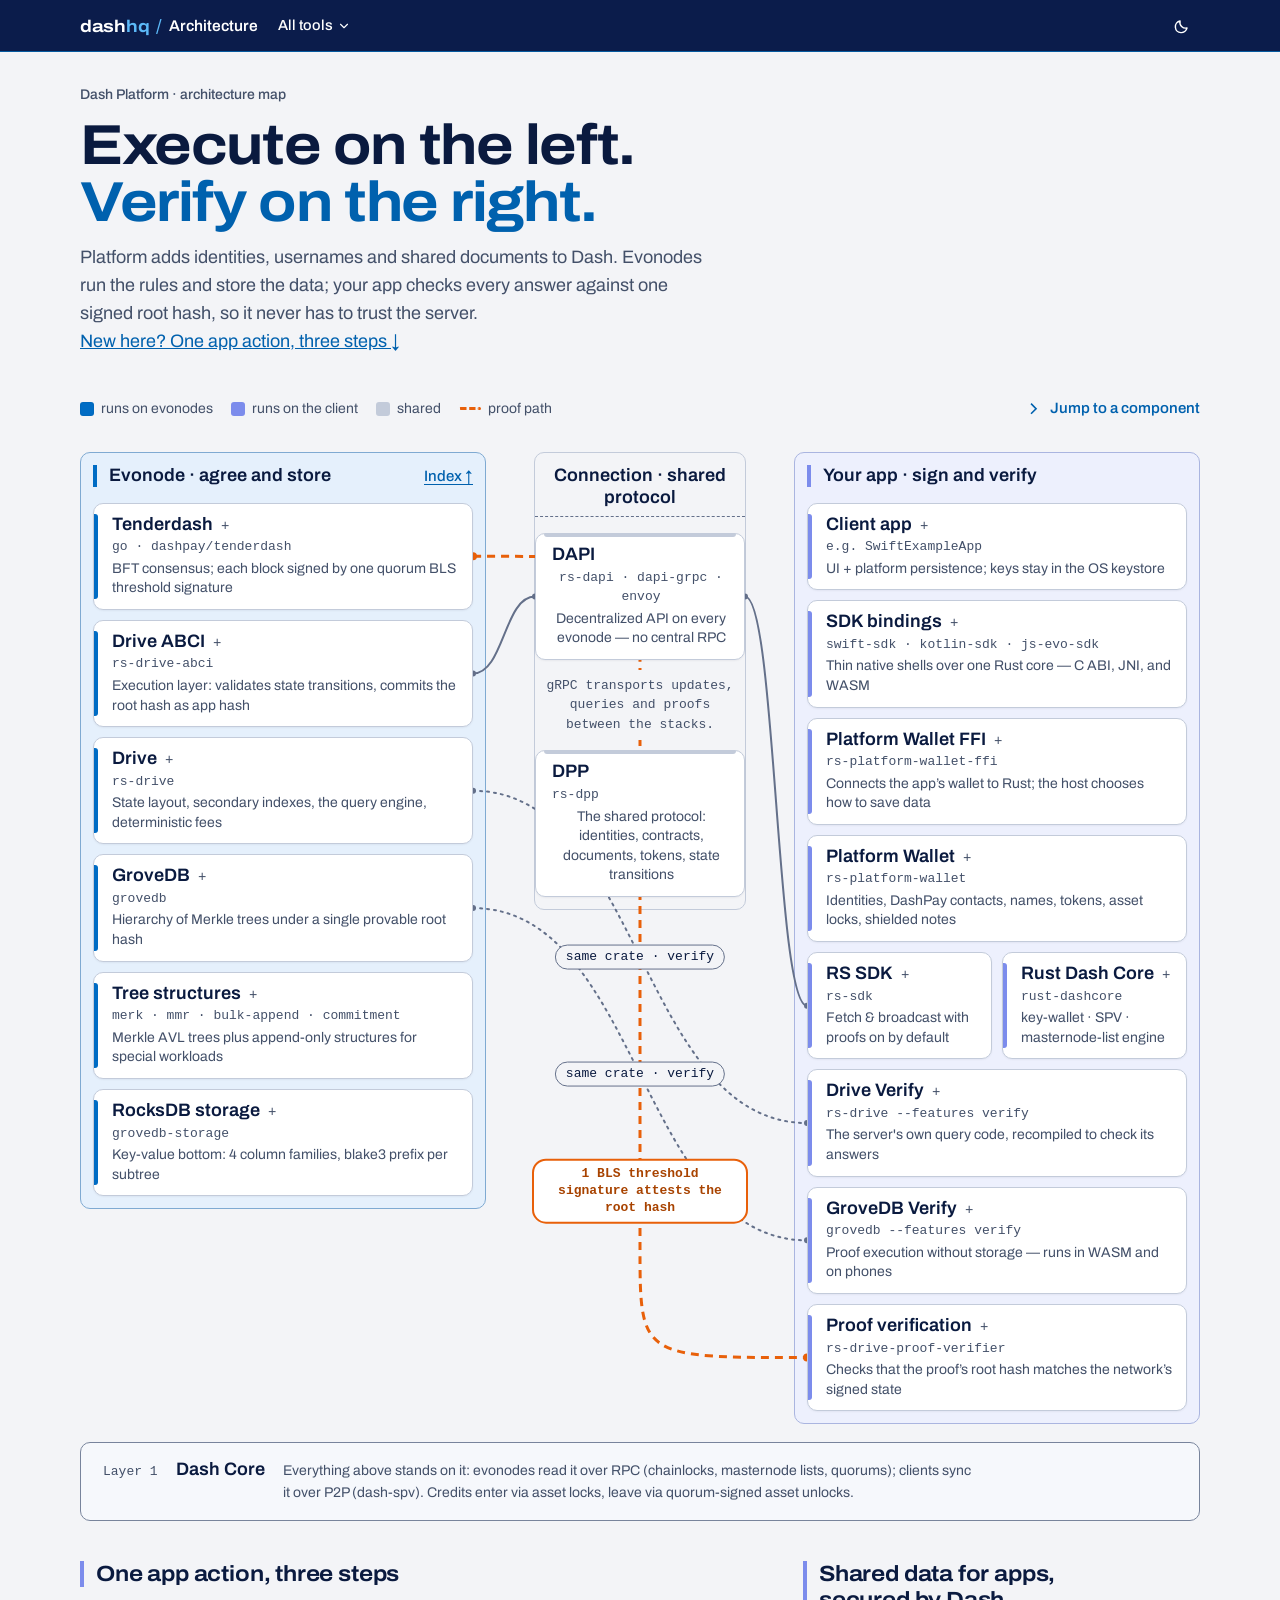
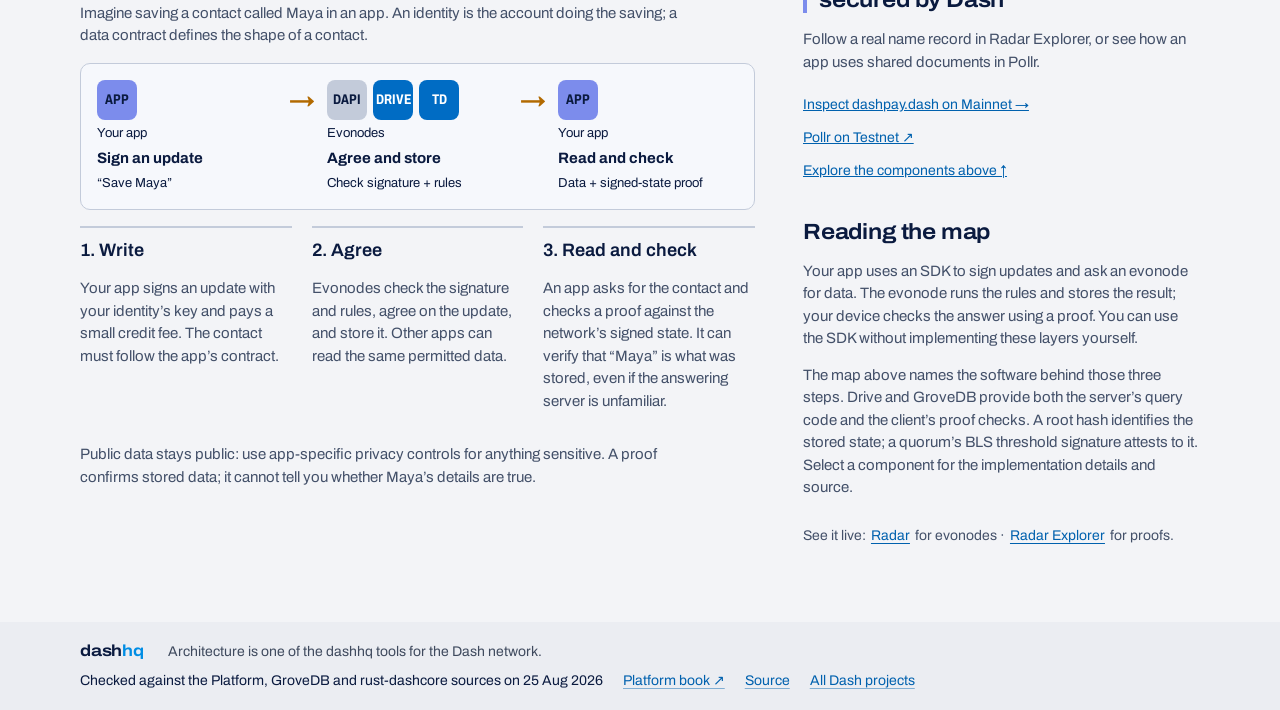
<file: index.html>
<!doctype html>
<html lang="en">
<head>
<meta charset="utf-8">
<meta http-equiv="Content-Security-Policy" content="default-src 'self'; script-src 'self'; style-src 'self'; font-src 'self'; img-src 'self' data:; connect-src 'self'; base-uri 'none'; form-action 'self'; object-src 'none'">
<meta name="viewport" content="width=device-width, initial-scale=1">
<script src="/dashhq/dashhq-shell.js" integrity="sha256-QFdznKahHQIClxhQV8RpLu5ET0gjf7dJXyE/Le++QN0=" crossorigin="anonymous"></script>
<link rel="preload" href="/dashhq/fonts/archivo-latin-var.woff2" as="font" type="font/woff2" crossorigin>
<link rel="stylesheet" href="/dashhq/dashhq-tokens.css" integrity="sha256-3boujYkm7/N9rbK65oP30dLonHmUmTRc42hsgQRLIsQ=" crossorigin="anonymous">
<link rel="stylesheet" href="/dashhq/dashhq-shell.css" integrity="sha256-RXHjqW9ryPDLH5F8qAst99zi+8kgVgInFM/E2uonfl8=" crossorigin="anonymous">
<link rel="stylesheet" href="/dashhq/dashhq-components.css" integrity="sha256-3WJUq+DDoV8OTfg58UEBoG90snAPPwRnfUCjiyu3WWc=" crossorigin="anonymous">
<link rel="icon" href="/favicon.svg" type="image/svg+xml">
<link rel="stylesheet" href="/architecture.css">
<script src="/architecture.js" defer></script>
<title>How Platform works · Architecture · dashhq</title>
<meta name="description" content="Execute on evonodes, verify on the client: explore Dash Platform’s components, shared data and signed-state proofs.">

</head>
<body>

<a class="skip" href="#board">Skip to the component map</a>
<dashhq-bar product="arch" sticky></dashhq-bar>
<div class="masthead arch-hero dh-container dh-page">
  <header class="dh-page-header dh-page-header--home">
  <div class="dh-page-header__kicker">Dash Platform · architecture map</div>
  <h1 class="dh-page-header__title"><span class="execute">Execute <span class="wide">on the left</span><span class="narrow">on evonodes</span>.</span> <span class="verify">Verify <span class="wide">on the right</span><span class="narrow">in your app</span>.</span></h1>
  <p class="dh-page-header__lede">Platform adds identities, usernames and shared documents to Dash. Evonodes run the rules and store the data; your app checks every answer against one signed root hash, so it never has to trust the server. <a href="#walkthrough">New here? One app action, three steps ↓</a></p>
  </header>
  <div class="legend-row">
  <div class="legend">
    <span class="key"><span class="swatch server"></span> runs on evonodes</span>
    <span class="key"><span class="swatch client"></span> runs on the client</span>
    <span class="key"><span class="swatch shared"></span> shared</span>
    <span class="key"><span class="swatch proof"></span> proof path</span>
  </div>
  <nav class="component-nav" aria-label="Component index">
    <p class="dh-meta component-groups"><span><a href="#execute-stack">Server</a></span><span><a href="#shared-stack">Shared protocol</a></span><span><a href="#verify-stack">Client</a></span></p>
    <details class="dh-disclosure" id="component-index">
      <summary><span>Jump to a component</span></summary>
      <div class="component-index__groups">
        <div><h3 class="dh-h3">Server</h3><ul>
          <li><a href="#tenderdash">Tenderdash</a></li>
          <li><a href="#drive-abci">Drive ABCI</a></li>
          <li><a href="#drive">Drive</a></li>
          <li><a href="#grovedb">GroveDB</a></li>
          <li><a href="#trees">Tree structures</a></li>
          <li><a href="#rocksdb">RocksDB storage</a></li>
        </ul></div>
        <div><h3 class="dh-h3">Shared protocol</h3><ul>
          <li><a href="#dapi">DAPI</a></li>
          <li><a href="#dpp">DPP</a></li>
        </ul><h3 class="dh-h3">Layer 1</h3><ul>
          <li><a href="#dash-core">Dash Core</a></li>
        </ul></div>
        <div><h3 class="dh-h3">Client</h3><ul>
          <li><a href="#client-app">Client app</a></li>
          <li><a href="#bindings">SDK bindings</a></li>
          <li><a href="#wallet-ffi">Platform Wallet FFI</a></li>
          <li><a href="#platform-wallet">Platform Wallet</a></li>
          <li><a href="#rs-sdk">RS SDK</a></li>
          <li><a href="#rust-dashcore">Rust Dash Core</a></li>
          <li><a href="#drive-verify">Drive Verify</a></li>
          <li><a href="#grovedb-verify">GroveDB Verify</a></li>
          <li><a href="#proof-check">Proof verification</a></li>
        </ul></div>
      </div>
    </details>
  </nav>
  </div>
</div>

<main class="board-wrap dh-container">
  <nav id="relationships" class="relationship-map" aria-label="How the component stacks connect">
    <a href="#execute-stack"><strong>Evonode</strong><span>Agree and store</span></a><span aria-hidden="true">↔</span>
    <a href="#shared-stack"><strong>DAPI</strong><span>Updates out · data and proofs back</span></a><span aria-hidden="true">↔</span>
    <a href="#verify-stack"><strong>Your app</strong><span>Sign and verify</span></a>
    <p class="stack-path"><strong>Server path:</strong> Tenderdash → Drive ABCI → Drive → GroveDB → storage.<br><strong>Client path:</strong> SDK → DAPI → proof checks → signed state.</p>
    <p>Shared checks: <a href="#drive-verify">Drive ↔ Drive Verify</a> · <a href="#grovedb-verify">GroveDB ↔ GroveDB Verify</a>. The client checks the proof against the signed state.</p>
  </nav>
  <div class="board" id="board">
    <svg id="traces" aria-hidden="true"></svg>

    <section class="col col-server" id="execute-stack" aria-label="Evonode stack">
      <h2 class="col-head dh-h3">Evonode · agree and store <a href="#component-index">Index ↑</a></h2>
      <button class="card dh-card" id="tenderdash" data-id="tenderdash" data-side="server">
        <span class="crate">go · dashpay/tenderdash</span>
        <span class="name dh-h3">Tenderdash</span>
        <span class="role">BFT consensus; each block signed by one quorum BLS threshold signature</span>
      </button>
      <button class="card dh-card" id="drive-abci" data-id="drive-abci" data-side="server">
        <span class="crate">rs-drive-abci</span>
        <span class="name dh-h3">Drive ABCI</span>
        <span class="role">Execution layer: validates state transitions, commits the root hash as app hash</span>
      </button>
      <button class="card dh-card" id="drive" data-id="drive" data-side="server">
        <span class="crate">rs-drive</span>
        <span class="name dh-h3">Drive</span>
        <span class="role">State layout, secondary indexes, the query engine, deterministic fees</span>
      </button>
      <button class="card dh-card" id="grovedb" data-id="grovedb" data-side="server">
        <span class="crate">grovedb</span>
        <span class="name dh-h3">GroveDB</span>
        <span class="role">Hierarchy of Merkle trees under a single provable root hash</span>
      </button>
      <button class="card dh-card" id="trees" data-id="trees" data-side="server">
        <span class="crate">merk · mmr · bulk-append · commitment</span>
        <span class="name dh-h3">Tree structures</span>
        <span class="role">Merkle AVL trees plus append-only structures for special workloads</span>
      </button>
      <button class="card dh-card" id="rocksdb" data-id="rocksdb" data-side="server">
        <span class="crate">grovedb-storage</span>
        <span class="name dh-h3">RocksDB storage</span>
        <span class="role">Key-value bottom: 4 column families, blake3 prefix per subtree</span>
      </button>
    </section>

    <section class="col col-spine" id="shared-stack" aria-label="Shared edge">
      <h2 class="col-head dh-h3">Connection · shared protocol <a href="#component-index">Index ↑</a></h2>
      <button class="card spine dh-card" id="dapi" data-id="dapi" data-side="shared">
        <span class="crate">rs-dapi · dapi-grpc · envoy</span>
        <span class="name dh-h3">DAPI</span>
        <span class="role">Decentralized API on every evonode — no central RPC</span>
      </button>
      <div class="spine-note">gRPC transports updates, queries and proofs between the stacks.</div>
      <button class="card spine dh-card" id="dpp" data-id="dpp" data-side="shared">
        <span class="crate">rs-dpp</span>
        <span class="name dh-h3">DPP</span>
        <span class="role">The shared protocol: identities, contracts, documents, tokens, state transitions</span>
      </button>
    </section>

    <section class="col col-client" id="verify-stack" aria-label="Client stack">
      <h2 class="col-head dh-h3">Your app · sign and verify <a href="#component-index">Index ↑</a></h2>
      <button class="card dh-card" id="client-app" data-id="client-app" data-side="client">
        <span class="crate">e.g. SwiftExampleApp</span>
        <span class="name dh-h3">Client app</span>
        <span class="role">UI + platform persistence; keys stay in the OS keystore</span>
      </button>
      <button class="card dh-card" id="bindings" data-id="bindings" data-side="client">
        <span class="crate">swift-sdk · kotlin-sdk · js-evo-sdk</span>
        <span class="name dh-h3">SDK bindings</span>
        <span class="role">Thin native shells over one Rust core — C ABI, JNI, and WASM</span>
      </button>
      <button class="card dh-card" id="wallet-ffi" data-id="wallet-ffi" data-side="client">
        <span class="crate">rs-platform-wallet-ffi</span>
        <span class="name dh-h3">Platform Wallet FFI</span>
        <span class="role">Connects the app’s wallet to Rust; the host chooses how to save data</span>
      </button>
      <button class="card dh-card" id="platform-wallet" data-id="platform-wallet" data-side="client">
        <span class="crate">rs-platform-wallet</span>
        <span class="name dh-h3">Platform Wallet</span>
        <span class="role">Identities, DashPay contacts, names, tokens, asset locks, shielded notes</span>
      </button>
      <div class="duo">
        <button class="card dh-card" id="rs-sdk" data-id="rs-sdk" data-side="client">
          <span class="crate">rs-sdk</span>
          <span class="name dh-h3">RS SDK</span>
          <span class="role">Fetch &amp; broadcast with proofs on by default</span>
        </button>
        <button class="card dh-card" id="rust-dashcore" data-id="rust-dashcore" data-side="client">
          <span class="crate">rust-dashcore</span>
          <span class="name dh-h3">Rust Dash Core</span>
          <span class="role">key-wallet · SPV · masternode-list engine</span>
        </button>
      </div>
      <button class="card dh-card" id="drive-verify" data-id="drive-verify" data-side="client">
        <span class="crate">rs-drive --features verify</span>
        <span class="name dh-h3">Drive Verify</span>
        <span class="role">The server's own query code, recompiled to check its answers</span>
      </button>
      <button class="card dh-card" id="grovedb-verify" data-id="grovedb-verify" data-side="client">
        <span class="crate">grovedb --features verify</span>
        <span class="name dh-h3">GroveDB Verify</span>
        <span class="role">Proof execution without storage — runs in WASM and on phones</span>
      </button>
      <button class="card dh-card" id="proof-check" data-id="proof-check" data-side="client">
        <span class="crate">rs-drive-proof-verifier</span>
        <span class="name dh-h3">Proof verification</span>
        <span class="role">Checks that the proof’s root hash matches the network’s signed state</span>
      </button>
    </section>

    <button class="basebar" id="dash-core" data-id="dash-core">
      <span class="crate">Layer 1</span>
      <span class="name dh-h3">Dash Core</span>
      <span class="role">Everything above stands on it: evonodes read it over RPC (chainlocks, masternode lists, quorums); clients sync it over P2P (dash-spv). Credits enter via asset locks, leave via quorum-signed asset unlocks.</span>
    </button>
  </div>
  <div class="after-board">
  <section class="walkthrough" id="walkthrough" aria-labelledby="walkthrough-title">
    <h2 class="dh-section__title" id="walkthrough-title">One app action, three steps</h2>
    <p>Imagine saving a contact called Maya in an app. An identity is the account doing the saving; a data contract defines the shape of a contact.</p>
    <figure class="action-map" aria-label="An app signs an update; evonodes agree and store it; the app checks the returned proof">
      <div class="action-map__node"><div class="action-map__tiles" aria-hidden="true"><span class="action-map__tile">APP</span></div><span>Your app</span><strong>Sign an update</strong><small>“Save Maya”</small></div>
      <span class="action-map__arrow" aria-hidden="true">→</span>
      <div class="action-map__node"><div class="action-map__tiles" aria-hidden="true"><span class="action-map__tile action-map__tile--ref">DAPI</span><span class="action-map__tile action-map__tile--net">DRIVE</span><span class="action-map__tile action-map__tile--net">TD</span></div><span>Evonodes</span><strong>Agree and store</strong><small>Check signature + rules</small></div>
      <span class="action-map__arrow" aria-hidden="true">→</span>
      <div class="action-map__node"><div class="action-map__tiles" aria-hidden="true"><span class="action-map__tile">APP</span></div><span>Your app</span><strong>Read and check</strong><small>Data + signed-state proof</small></div>
    </figure>
    <ol>
      <li><h3 class="dh-h3">1. Write</h3><p>Your app signs an update with your identity’s key and pays a small credit fee. The contact must follow the app’s contract.</p></li>
      <li><h3 class="dh-h3">2. Agree</h3><p>Evonodes check the signature and rules, agree on the update, and store it. Other apps can read the same permitted data.</p></li>
      <li><h3 class="dh-h3">3. Read and check</h3><p>An app asks for the contact and checks a proof against the network’s signed state. It can verify that “Maya” is what was stored, even if the answering server is unfamiliar.</p></li>
    </ol>
    <p>Public data stays public: use app-specific privacy controls for anything sensitive. A proof confirms stored data; it cannot tell you whether Maya’s details are true.</p>

  </section>
  <section class="platform-intro" aria-label="Platform in plain language">
    <h2 class="dh-section__title">Shared data for apps, secured by Dash</h2>

    <p>Follow a real name record in Radar Explorer, or see how an app uses shared documents in Pollr.</p>
    <p class="dh-meta"><span><a href="https://explorer.dashhq.org/name/dashpay?network=mainnet" data-family="explorer" data-path="/name/dashpay" data-network="mainnet">Inspect dashpay.dash on Mainnet →</a></span><span><a href="https://pollr.dashhq.org/">Pollr on Testnet ↗</a></span><span><a href="#board">Explore the components above ↑</a></span></p>
  </section>
  <h2 class="technical-title dh-section__title">Reading the map</h2>
  <p class="sub">Your app uses an SDK to sign updates and ask an evonode for data. The evonode runs the rules and stores the result; your device checks the answer using a proof. You can use the SDK without implementing these layers yourself.</p>
  <p class="sub">The map above names the software behind those three steps. Drive and GroveDB provide both the server’s query code and the client’s proof checks. A root hash identifies the stored state; a quorum’s BLS threshold signature attests to it. Select a component for the implementation details and source.</p>
  <p class="live">See it live: <a href="https://radar.dashhq.org/" data-family="radar" data-path="/">Radar</a> for evonodes · <a href="https://explorer.dashhq.org/" data-family="explorer" data-path="/">Radar Explorer</a> for proofs.</p>
  </div>
</main>

<div class="scrim" id="scrim" hidden></div>
<aside class="drawer" id="drawer" role="dialog" aria-modal="true" aria-labelledby="drawer-title" hidden>
  <header class="drawer-top">
    <span class="drawer-kind" id="drawer-kind"></span>
    <h2 class="dh-h2" id="drawer-title"></h2>
    <span class="drawer-crate" id="drawer-crate"></span>
    <button class="drawer-close dh-btn dh-btn--quiet dh-btn--icon" id="drawer-close" type="button" aria-label="Close details"><svg width="18" height="18" viewBox="0 0 24 24" fill="none" stroke="currentColor" stroke-width="2" stroke-linecap="round" aria-hidden="true"><path d="m6 6 12 12M18 6 6 18"/></svg></button>
  </header>
  <div class="drawer-body">
    <p class="summary" id="drawer-summary"></p>
    <div class="drawer-refs">
      <div><h3 class="dh-h3">Source</h3><ul class="links" id="drawer-links"></ul></div>
      <div><h3 class="dh-h3">Related</h3><div class="related" id="drawer-related"></div></div>
    </div>
    <h3 class="dh-h3">Key facts</h3>
    <ul class="facts" id="drawer-facts"></ul>
  </div>
</aside>

<dashhq-footer product="arch" source="https://github.com/PastaPastaPasta/dash-platform-architecture">
<span>Checked against the Platform, GroveDB and rust-dashcore sources on 25 Aug 2026</span>
<a href="https://dashpay.github.io/platform/">Platform book ↗</a>
</dashhq-footer>


</body>
</html>
</file>
<file: dashhq/dashhq-tokens.css>
/* dashhq family tokens 2.0.1. Vendor unchanged; override nothing here, map your own variables onto these.
   Light is the default. Dark applies under prefers-color-scheme unless <html data-theme="light">,
   and always under <html data-theme="dark">. dashhq-shell.js keeps data-theme set to the resolved theme.

   The palette is Dash's own: Dash blue (#008DE4) is the one accent and the committing action, Dash navy is the
   light chrome (the bar) and the ink, and dark uses Radar's navy-slate surfaces. Nothing is green, teal or purple. "OK" is not a
   colour: status colour marks the exception (a warning, a failure, real mainnet funds), never the normal state. */

@font-face {
  font-family: "Archivo";
  src: url("fonts/archivo-latin-var.woff2") format("woff2");
  font-style: normal;
  font-weight: 400 700;
  font-stretch: 75% 125%;
  font-display: swap;
}

:root {
  color-scheme: light dark;

  /* surfaces */
  --dh-page: #F3F4F7;          /* page background: cool paper */
  --dh-surface: #FFFFFF;       /* panels, cards, inputs */
  --dh-sunken: #E9EBF0;        /* wells, table header, code */
  --dh-track: #E2E5EC;         /* meter, progress and segmented-control tracks; in dark, a step above the surface, never a hole */
  --dh-hover: rgba(10, 26, 63, .05);
  --dh-raised: var(--dh-surface);
  --dh-raised-hover: var(--dh-sunken);
  --dh-raised-line: var(--dh-line-2);
  --dh-chip: var(--dh-sunken);
  --dh-chip-line: transparent;
  --dh-disabled: var(--dh-sunken);

  /* ink: Dash navy, not grey */
  --dh-ink: #0A1A3F;           /* text */
  --dh-ink-2: #435069;         /* secondary text, labels (AA on every surface, track and chip) */
  --dh-ink-3: #6C7891;         /* disabled and decorative only, never for text a user must read */

  /* lines: visible edges (1.6:1 on the surface in light; in dark, Radar's quieter 1.25:1; contrast.test.mjs holds the floor) */
  --dh-line: #C3CBDA;          /* hairlines, panel borders, table rules */
  --dh-line-2: #78849C;        /* control borders (3:1 on surface and page) */

  /* brand: Dash blue. Where you are, where you can go, and the one thing you commit to. */
  --dh-brand: #008DE4;         /* fills and indicators (selected tab rule, mark, chart series) */
  --dh-brand-ink: #0061AE;     /* links and brand-coloured text */
  --dh-brand-fill: #006CC4;    /* a blue fill that carries white text: the primary button */
  --dh-brand-soft: #E5F0FC;    /* selected rows, info pills */

  /* action: the primary button is Dash blue with white text, in every product. The names stay for compatibility. */
  --dh-act: var(--dh-brand-fill);
  --dh-act-hover: #005DAA;
  --dh-act-ink: #FFFFFF;

  /* selection: the current tab's rule, a chosen card's ring, checked boxes (--dh-select, 3:1 on page and surface),
     and selected or highlighted rows (--dh-select-soft). Dash blue, unless an app sets its accent below. */
  --dh-select: var(--dh-brand);
  --dh-select-soft: var(--dh-brand-soft);
  /* the chosen segment of a segmented control: a clearly different fill (1.5:1 or more on the track) */
  --dh-seg-on: #0A1A3F;
  --dh-seg-on-ink: #FFFFFF;

  /* chrome: the bar is Dash navy in light; in dark it sits on Radar's card surface, as Radar's does */
  --dh-chrome: #0B1C4B;
  --dh-chrome-raised: #15296A;  /* a control on the chrome */
  --dh-chrome-ink: #FFFFFF;
  --dh-chrome-ink-2: #B9C6E4;
  --dh-chrome-line: #34477D;    /* hairlines on the chrome */
  --dh-chrome-line-2: #7487BD;  /* control borders on the chrome (3:1) */
  --dh-chrome-hover: rgba(255, 255, 255, .09);
  --dh-chrome-accent: #5CB9F8;  /* the wordmark accent, and the current section on the chrome in light */
  --dh-chrome-real: #F2BE62;    /* the Mainnet dot on the chrome: real funds */

  /* footer: one step off the page in both themes; the bar alone carries the navy */
  --dh-foot: #EBEDF2;
  --dh-foot-ink: #0A1A3F;
  --dh-foot-ink-2: #3F4A5E;
  --dh-foot-line: #C7CCD6;
  --dh-foot-link: #0061AE;
  --dh-foot-grid: transparent;

  /* accent: an app's own colour (Forge ember, Pollr rose, Yappr sky), for its brand mark, selection and highlights,
     inside that app only. Never the committing button, never text, and never borrowed by a core tool. An app turns
     it on with one attribute, <html data-dh-accent="forge|pollr|yappr">; core tools leave it off. */
  --dh-accent: var(--dh-brand);          /* the app's colour as a fill: its glyph, a highlight rule */
  --dh-accent-ink: #FFFFFF;              /* text on an accent fill */
  --dh-accent-forge: #F58A4F;  --dh-accent-forge-select: #C67040;  --dh-accent-forge-soft: #FDECE3;  /* ember */
  --dh-accent-pollr: #C4446F;  --dh-accent-pollr-select: #B23F69;  --dh-accent-pollr-soft: #FBE8EF;  /* rose (was teal before 2.0) */
  --dh-accent-yappr: #38BDF8;  --dh-accent-yappr-select: #2B90BC;  --dh-accent-yappr-soft: #DFF4FE;  /* sky */
  --dh-shade-1: rgba(6, 14, 36, .10);   /* hover and press overlays on filled buttons */
  --dh-shade-2: rgba(6, 14, 36, .18);

  /* status: for the exception only. A state that is the same on every row gets no colour. */
  --dh-good: var(--dh-ink);  --dh-good-soft: var(--dh-chip);             /* the normal state is not a colour: ink, with a tick */
  --dh-warn: #8A5300;  --dh-warn-soft: #FBF0DA;                            /* amber-gold, not orange */
  --dh-bad:  #B4302A;  --dh-bad-soft:  #FBE6E4;
  --dh-info: var(--dh-brand-ink); --dh-info-soft: var(--dh-brand-soft);
  --dh-real: var(--dh-warn);  --dh-real-soft: var(--dh-warn-soft);       /* real mainnet funds: caution, never "good" */
  --dh-neutral: var(--dh-ink-2);  --dh-neutral-soft: var(--dh-chip);     /* a status that needs no colour */

  /* the blueprint plate (hub map, architecture diagrams). Paper with blue linework in light, navy in dark. */
  --dh-plate: #F6F8FC;
  --dh-plate-edge: #C3CBDA;
  --dh-plate-line: #0061AE;
  --dh-plate-ink: #0A1A3F;
  --dh-plate-ink-2: #435069;
  --dh-plate-hair: rgba(0, 97, 174, .16);
  --dh-mark-edge: transparent;  /* the mark gets a hairline edge on dark pages */

  /* layers of the stack (hub map, architecture): navy for apps, Dash blue for the network, indigo for Platform and
     the client side, grey for reference. Grounds, tiles and swatches only; always with the layer's name beside them. */
  --dh-tier-apps: #0B1C4B;      --dh-tier-apps-ink: #FFFFFF;      --dh-tier-apps-soft: #E6EAF3;
  --dh-tier-net: #006CC4;       --dh-tier-net-ink: #FFFFFF;       --dh-tier-net-soft: #E5F0FC;
  --dh-tier-platform: #7C8CEC;  --dh-tier-platform-ink: #0A1A3F;  --dh-tier-platform-soft: #EDF0FD;
  --dh-tier-ref: #C3CBDA;       --dh-tier-ref-ink: #0A1A3F;       --dh-tier-ref-soft: #EEF1F6;

  /* categorical series (unordered sets: providers, countries, networks); --dh-ramp-* stays for ordered data.
     Blue, orange, indigo, gold, rose: no green, teal or purple. */
  --dh-cat-1: #2A78D6; --dh-cat-2: #DD5F2B; --dh-cat-3: #4F48C9; --dh-cat-4: #B07D00; --dh-cat-5: #D2507F;

  /* chart ramp for ordered categories (versions, epochs): 1 = newest or largest. Unordered sets: top 4 + "Other" in --dh-line-2. */
  --dh-ramp-1: #005A96; --dh-ramp-2: #0080D0; --dh-ramp-3: #39A2E8; --dh-ramp-4: #86C4F0; --dh-ramp-5: #C2E0F7;

  /* flow: what moves between layers (funding paths, sequence arrows, proof paths). The one warm accent. */
  --dh-flow: #B26A00;
  /* a tile nested in a card: a step away from the card's own fill */
  --dh-inset: var(--dh-page);

  --dh-focus: #0061AE;
  --dh-shadow-pop: 0 12px 32px -14px rgba(6, 14, 36, .38), 0 0 0 1px var(--dh-line);
  --dh-shadow-card: 0 1px 2px rgba(6, 14, 36, .05);

  /* type: nothing a user must read or act on is set below --dh-fs-xs (13px) */
  --dh-font: "Archivo", system-ui, -apple-system, "Segoe UI", Roboto, "Helvetica Neue", Arial, sans-serif;
  --dh-mono: ui-monospace, "SF Mono", "Cascadia Mono", "Segoe UI Mono", Menlo, Consolas, "Liberation Mono", monospace;
  --dh-fs-xs: 13px;            /* pills, footnotes: the floor */
  --dh-fs-sm: 14px;            /* labels, captions, table headers */
  --dh-fs-ui: 15px;            /* controls, tables, dense UI */
  --dh-fs-body: 16px;          /* body */
  --dh-fs-lead: 18px;          /* intro paragraph under a page title */
  --dh-fs-h3: 18px;
  --dh-fs-h2: 22px;
  --dh-fs-h1: 30px;
  --dh-fs-display: clamp(30px, 4.2vw, 46px);
  --dh-fs-stat: 30px;
  --dh-fs-code: 13px;
  --dh-lh-body: 1.5;
  --dh-lh-head: 1.2;
  --dh-lh-display: 1.06;
  --dh-w-body: 400;
  --dh-w-ui: 520;
  --dh-w-strong: 620;
  --dh-w-head: 660;
  --dh-stretch-display: 116%;
  --dh-stretch-head: 110%;
  --dh-stretch-stat: 108%;
  --dh-stretch-dense: 100%;

  /* space (4px base) */
  --dh-1: 4px;  --dh-2: 8px;  --dh-3: 12px; --dh-4: 16px;
  --dh-5: 24px; --dh-6: 32px; --dh-7: 48px; --dh-8: 64px;
  --dh-gutter: clamp(16px, 4vw, 40px);
  --dh-max: 1200px;            /* the bar's row and .dh-container: border-box, so content starts one gutter in */
  --dh-w-narrow: 760px;        /* forms and reading columns, left-aligned inside the container */

  /* shape */
  --dh-r1: 3px;   /* pills, kbd */
  --dh-r2: 6px;   /* buttons, inputs, segmented controls */
  --dh-r3: 10px;  /* panels, cards, popovers */

  /* controls: one height scale; touch screens step every size up */
  --dh-ctl-h-sm: 28px;
  --dh-ctl-h: 34px;
  --dh-ctl-h-lg: 42px;
  --dh-bar-h: 52px;

  /* focus: one ring for everything. --dh-ring-shadow is the same ring as a box-shadow, for frameworks
     that draw focus with shadows (Chakra's shadows.outline). */
  --dh-ring-w: 2px;
  --dh-ring-offset: 2px;
  --dh-ring-shadow: 0 0 0 2px var(--dh-surface), 0 0 0 4px var(--dh-focus);

  /* motion */
  --dh-ease: cubic-bezier(.2, .7, .2, 1);
  --dh-dur-1: 90ms;
  --dh-dur-2: 160ms;
}

@media (pointer: coarse) {
  :root { --dh-ctl-h-sm: 40px; --dh-ctl-h: 42px; --dh-ctl-h-lg: 48px; }
}

@media (prefers-reduced-motion: reduce) {
  :root { --dh-dur-1: 0ms; --dh-dur-2: 0ms; }
}

/* An app's accent: <html data-dh-accent="forge|pollr|yappr">. The shades follow the theme by themselves. */
:root[data-dh-accent="forge"] { --dh-accent: var(--dh-accent-forge); --dh-accent-ink: #0A1A3F; --dh-select: var(--dh-accent-forge-select); --dh-select-soft: var(--dh-accent-forge-soft); }
:root[data-dh-accent="pollr"] { --dh-accent: var(--dh-accent-pollr); --dh-accent-ink: #FFFFFF; --dh-select: var(--dh-accent-pollr-select); --dh-select-soft: var(--dh-accent-pollr-soft); }
:root[data-dh-accent="yappr"] { --dh-accent: var(--dh-accent-yappr); --dh-accent-ink: #0A1A3F; --dh-select: var(--dh-accent-yappr-select); --dh-select-soft: var(--dh-accent-yappr-soft); }

:root[data-theme="light"] { color-scheme: light; }

/* The dark set is written twice: once for the system setting, once for an explicit choice. Keep them identical
   (contrast.test.mjs fails if they drift). */
@media (prefers-color-scheme: dark) {
  :root:not([data-theme="light"]) {
    color-scheme: dark;
    --dh-page: #06131B;
    --dh-surface: #0C1E2A;
    --dh-sunken: #030C12;
    --dh-track: #193342;
    --dh-raised: #193342;
    --dh-raised-hover: #234353;
    --dh-raised-line: #557384;
    --dh-chip: var(--dh-raised);
    --dh-chip-line: var(--dh-line);
    --dh-disabled: var(--dh-surface);
    --dh-hover: rgba(220, 232, 240, .05);
    --dh-ink: #DCE8F0;
    --dh-ink-2: #8FA7B6;
    --dh-ink-3: #6A8292;
    --dh-line: #1B3242;
    --dh-line-2: #557384;
    --dh-brand: #1A9CF0;
    --dh-brand-ink: #5EC2F6;
    --dh-brand-fill: #0070C4;
    --dh-brand-soft: #0D2B40;
    --dh-act-hover: #005DAA;
    --dh-seg-on: #305567;
    --dh-seg-on-ink: #DCE8F0;
    --dh-chrome: #0C1E2A;
    --dh-foot: #0C1E2A;
    --dh-foot-ink: #DCE8F0;
    --dh-foot-ink-2: #8FA7B6;
    --dh-foot-line: #1B3242;
    --dh-foot-link: #5EC2F6;
    --dh-foot-grid: transparent;
    --dh-flow: #F0B44C;
    --dh-chrome-raised: #193342;
    --dh-chrome-line: #1B3242;
    --dh-chrome-ink: #DCE8F0;
    --dh-chrome-ink-2: #8FA7B6;
    --dh-chrome-line-2: #557384;
    --dh-chrome-accent: #5EC2F6;
    --dh-chrome-hover: rgba(220, 232, 240, .05);
    --dh-chrome-edge: var(--dh-chrome-line);
    --dh-chrome-current: var(--dh-chrome-ink);
    --dh-current: var(--dh-ink);
    --dh-current-ink: var(--dh-ink);
    --dh-tab-ink: var(--dh-ink-2);
    --dh-warn: #F2BE62;  --dh-warn-soft: #2B2314;
    --dh-bad:  #F48A80;  --dh-bad-soft:  #3A1818;
    --dh-plate: #0D3149;
    --dh-plate-edge: #123A52;
    --dh-plate-line: #A6D8F7;
    --dh-plate-ink: #E4F3FC;
    --dh-plate-ink-2: #8DB4CC;
    --dh-plate-hair: rgba(166, 216, 247, .22);
    --dh-mark-edge: rgba(166, 216, 247, .38);
    --dh-tier-apps: #C2D2F2;      --dh-tier-apps-ink: #0A1A3F;      --dh-tier-apps-soft: #172844;
    --dh-tier-net: #2E9BF0;       --dh-tier-net-ink: #06122B;       --dh-tier-net-soft: #102846;
    --dh-tier-platform: #A7B3F7;  --dh-tier-platform-ink: #0A1A3F;  --dh-tier-platform-soft: #1E2347;
    --dh-tier-ref: #52697A;       --dh-tier-ref-ink: #EDF0F5;       --dh-tier-ref-soft: #152B3A;
    --dh-cat-1: #4C93EC; --dh-cat-2: #EB7746; --dh-cat-3: #8C85F2; --dh-cat-4: #D9A21C; --dh-cat-5: #E46F9A;
    --dh-ramp-1: #A9D9FA; --dh-ramp-2: #62B8F3; --dh-ramp-3: #2B90DA; --dh-ramp-4: #1F6CA3; --dh-ramp-5: #1A4A6E;
    --dh-accent-forge-select: #F58A4F; --dh-accent-forge-soft: #363131;
    --dh-accent-pollr-select: #E46F9A; --dh-accent-pollr-soft: #3A1A27;
    --dh-accent-yappr-select: #38BDF8; --dh-accent-yappr-soft: #143B4F;
    --dh-focus: #5EC2F6;
    --dh-shade-1: rgba(255, 255, 255, .08);
    --dh-shade-2: rgba(0, 0, 0, .18);
    --dh-shadow-pop: 0 14px 36px -12px rgba(0, 0, 0, .7), 0 0 0 1px var(--dh-line);
    --dh-shadow-card: none;
  }
}
:root[data-theme="dark"] {
  color-scheme: dark;
  --dh-page: #06131B;
  --dh-surface: #0C1E2A;
  --dh-sunken: #030C12;
  --dh-track: #193342;
  --dh-raised: #193342;
  --dh-raised-hover: #234353;
  --dh-raised-line: #557384;
  --dh-chip: var(--dh-raised);
  --dh-chip-line: var(--dh-line);
  --dh-disabled: var(--dh-surface);
  --dh-hover: rgba(220, 232, 240, .05);
  --dh-ink: #DCE8F0;
  --dh-ink-2: #8FA7B6;
  --dh-ink-3: #6A8292;
  --dh-line: #1B3242;
  --dh-line-2: #557384;
  --dh-brand: #1A9CF0;
  --dh-brand-ink: #5EC2F6;
  --dh-brand-fill: #0070C4;
  --dh-brand-soft: #0D2B40;
  --dh-act-hover: #005DAA;
  --dh-seg-on: #305567;
  --dh-seg-on-ink: #DCE8F0;
  --dh-chrome: #0C1E2A;
  --dh-foot: #0C1E2A;
  --dh-foot-ink: #DCE8F0;
  --dh-foot-ink-2: #8FA7B6;
  --dh-foot-line: #1B3242;
  --dh-foot-link: #5EC2F6;
  --dh-foot-grid: transparent;
  --dh-flow: #F0B44C;
  --dh-chrome-raised: #193342;
  --dh-chrome-line: #1B3242;
  --dh-chrome-ink: #DCE8F0;
  --dh-chrome-ink-2: #8FA7B6;
  --dh-chrome-line-2: #557384;
  --dh-chrome-accent: #5EC2F6;
  --dh-chrome-hover: rgba(220, 232, 240, .05);
  --dh-chrome-edge: var(--dh-chrome-line);
  --dh-chrome-current: var(--dh-chrome-ink);
  --dh-current: var(--dh-ink);
  --dh-current-ink: var(--dh-ink);
  --dh-tab-ink: var(--dh-ink-2);
  --dh-warn: #F2BE62;  --dh-warn-soft: #2B2314;
  --dh-bad:  #F48A80;  --dh-bad-soft:  #3A1818;
  --dh-plate: #0D3149;
  --dh-plate-edge: #123A52;
  --dh-plate-line: #A6D8F7;
  --dh-plate-ink: #E4F3FC;
  --dh-plate-ink-2: #8DB4CC;
  --dh-plate-hair: rgba(166, 216, 247, .22);
  --dh-mark-edge: rgba(166, 216, 247, .38);
  --dh-tier-apps: #C2D2F2;      --dh-tier-apps-ink: #0A1A3F;      --dh-tier-apps-soft: #172844;
  --dh-tier-net: #2E9BF0;       --dh-tier-net-ink: #06122B;       --dh-tier-net-soft: #102846;
  --dh-tier-platform: #A7B3F7;  --dh-tier-platform-ink: #0A1A3F;  --dh-tier-platform-soft: #1E2347;
  --dh-tier-ref: #52697A;       --dh-tier-ref-ink: #EDF0F5;       --dh-tier-ref-soft: #152B3A;
  --dh-cat-1: #4C93EC; --dh-cat-2: #EB7746; --dh-cat-3: #8C85F2; --dh-cat-4: #D9A21C; --dh-cat-5: #E46F9A;
  --dh-ramp-1: #A9D9FA; --dh-ramp-2: #62B8F3; --dh-ramp-3: #2B90DA; --dh-ramp-4: #1F6CA3; --dh-ramp-5: #1A4A6E;
  --dh-accent-forge-select: #F58A4F; --dh-accent-forge-soft: #363131;
  --dh-accent-pollr-select: #E46F9A; --dh-accent-pollr-soft: #3A1A27;
  --dh-accent-yappr-select: #38BDF8; --dh-accent-yappr-soft: #143B4F;
  --dh-focus: #5EC2F6;
  --dh-shade-1: rgba(255, 255, 255, .08);
  --dh-shade-2: rgba(0, 0, 0, .18);
  --dh-shadow-pop: 0 14px 36px -12px rgba(0, 0, 0, .7), 0 0 0 1px var(--dh-line);
  --dh-shadow-card: none;
}
</file>
<file: dashhq/dashhq-shell.css>
/* dashhq-shell.css: document-level rules for the shell elements.
   Covers (1) the look before dashhq-shell.js upgrades the elements, or if it never runs,
   and (2) the product's own links slotted into <dashhq-bar>. Element internals live in the JS.
   Requires dashhq-tokens.css. */

/* Only before upgrade: once defined, the elements style their own host (and honour [hidden]). */
dashhq-footer:not(:defined) { display: block; }
dashhq-bar[sticky]:not(:defined) { position: sticky; top: 0; z-index: 40; }

/* Before upgrade: reserve the bar's height so nothing jumps, show a wordmark, and lay the slotted nav out in a row. */
dashhq-bar:not(:defined) {
  display: flex; align-items: center; gap: 14px; overflow: hidden;
  min-height: var(--dh-bar-h); padding: 0 var(--dh-gutter);
  background: var(--dh-chrome); color: var(--dh-chrome-ink);
  font-family: var(--dh-font);
  --dh-ink: var(--dh-chrome-ink); --dh-ink-2: var(--dh-chrome-ink-2); --dh-line: var(--dh-chrome-line);
}
dashhq-bar:not(:defined)::before {
  content: "dashhq"; font-weight: 650; font-stretch: 112%; font-size: 16px; letter-spacing: -.012em;
}
dashhq-bar:not(:defined) > [slot="logo"] { display: none; }
/* Without JavaScript there is no phone menu: the product's links scroll sideways rather than being cut off. */
dashhq-bar:not(:defined) > [slot="nav"] { flex: 0 1 auto; min-width: 0; overflow-x: auto; scrollbar-width: thin; }
dashhq-bar:not(:defined) > [slot="actions"] { margin-left: auto; }
dashhq-footer:not(:defined) { min-height: 120px; margin-top: var(--dh-6); background: var(--dh-foot); color: var(--dh-foot-ink-2); border-top: 1px solid var(--dh-foot-line); }
dashhq-hash:not(:defined) { display: inline; font-family: var(--dh-mono); font-size: .92em; overflow-wrap: anywhere; }
dashhq-signin-help, dashhq-not-found, dashhq-moved { display: block; }
/* The display rules above outrank the browser's [hidden]; an element the page hides stays hidden, upgraded or not. */
:is(dashhq-bar, dashhq-footer, dashhq-hash, dashhq-signin-help, dashhq-not-found, dashhq-moved)[hidden] { display: none !important; }
dashhq-signin-help:not(:defined) { min-height: 44px; border-radius: var(--dh-r3); background: var(--dh-sunken); }
/* <dashhq-moved>'s children are its version without JavaScript (the heading and a real link); once upgraded the element
   draws its own. <dashhq-not-found>'s children are one extra line it shows under its own words, so keep them to that
   (the full id, or one factual sentence). */
dashhq-not-found:not(:defined) { padding: 20px 24px; border: 1px dashed var(--dh-line-2); border-radius: var(--dh-r3); }

/* The product's nav in the bar: its sections, and the only section nav it has. Put your links in one element
   with slot="nav" (a <nav>, <ul> or <div>); a <button> may stand in for a link that opens something (Post).
   Mark the current one with aria-current="page". The bar sets the --dh-nav-* variables: a row on wide screens,
   44px rows in the phone menu, or a bottom tab bar with phone-nav="tabs". On the wide bar the links sit on the navy
   chrome: the bar hands them the chrome's values under the usual token names (--dh-ink, --dh-brand-ink, --dh-hover…),
   so draw them with tokens, never literal colours. Inactive links are ink; the current one is brand.
   Inside an item, an element with class="dh-nav-icon" shows only in the tab bar.
   data-dh-phone on an item shows it only in the phone layouts; data-dh-desktop only in the wide row. */
dashhq-bar > [slot="nav"] {
  display: flex; flex-direction: var(--dh-nav-dir, row); align-items: var(--dh-nav-align, center);
  gap: var(--dh-nav-gap, 2px); margin: 0; padding: 0; list-style: none;
  overflow-x: var(--dh-nav-overflow, visible); scrollbar-width: none; overscroll-behavior-x: contain;
  -webkit-mask-image: var(--dh-nav-mask, none); mask-image: var(--dh-nav-mask, none);
}
dashhq-bar > [slot="nav"]::-webkit-scrollbar { display: none; }
dashhq-bar > [slot="nav"] > * { flex: var(--dh-nav-item, none); min-width: var(--dh-nav-item-min, 0); }
dashhq-bar > [slot="nav"] :is(a, button) {
  display: flex; flex-direction: var(--dh-nav-item-dir, row); align-items: center;
  justify-content: var(--dh-nav-item-justify, flex-start); gap: var(--dh-nav-item-gap, 8px);
  box-sizing: border-box; width: auto; height: var(--dh-nav-h, 32px); margin: 0; padding: 0 var(--dh-nav-pad, 10px);
  border: 0; border-radius: var(--dh-nav-radius, var(--dh-r2)); background: none; cursor: pointer;
  font-family: var(--dh-font); font-size: var(--dh-nav-fs, 14px); font-weight: var(--dh-nav-weight, 520); line-height: 1;
  color: var(--dh-nav-ink, var(--dh-ink)); text-decoration: none; white-space: var(--dh-nav-ws, nowrap); text-align: center;
  -webkit-tap-highlight-color: transparent;
}
@media (hover: hover) {
  dashhq-bar > [slot="nav"] :is(a, button):hover { color: var(--dh-ink); background: var(--dh-hover); }
}
dashhq-bar > [slot="nav"] :is(a, button):is([aria-current="page"], [aria-current="true"]) {
  color: var(--dh-nav-current-ink, var(--dh-current-ink, var(--dh-brand-ink))); background: var(--dh-nav-current-bg, var(--dh-chip));
  box-shadow: var(--dh-nav-current-mark, none);
}
dashhq-bar > [slot="nav"] :is(a, button):focus-visible { outline: 2px solid var(--dh-focus); outline-offset: 2px; }
dashhq-bar > [slot="nav"] .dh-nav-icon { display: var(--dh-nav-icon, none); width: 22px; height: 22px; flex: none; }
dashhq-bar > [slot="nav"] :is([aria-current="page"], [aria-current="true"]) .dh-nav-icon { color: var(--dh-nav-current-icon, inherit); }
dashhq-bar > [slot="nav"] [data-dh-phone] { display: var(--dh-nav-only-phone, none); }
dashhq-bar > [slot="nav"] [data-dh-desktop] { display: var(--dh-nav-only-desk, flex); }
/* The item rules above outrank [hidden] (and Tailwind's .hidden); hide an item with the attribute. */
dashhq-bar > [slot="nav"] [hidden] { display: none !important; }

dashhq-bar > [slot="actions"] { display: flex; align-items: center; gap: 6px; }
dashhq-bar > [slot="logo"] { display: block; width: 22px; height: 22px; }

/* Off-screen buffer used by the copy fallback on insecure origins. */
.dh-copy-buffer { position: fixed; left: -9999px; top: 0; opacity: 0; }

html[data-dh-sheet-open] { overflow: hidden; }
/* With a bottom tab bar, focus and in-page jumps stop above it. */
html[data-dh-tabs] { scroll-padding-bottom: var(--dh-tabs-h); }
@supports selector(:state(compact)) {
  dashhq-bar:state(compact) > [slot="logo"] { width: 26px; height: 26px; }
}
/* Slots carry inline footer copy and links, never another layout. */
dashhq-footer :is(p, div, nav, span) { display: inline; margin: 0; padding: 0; }
dashhq-footer a { color: var(--dh-foot-link); text-decoration: underline; text-decoration-color: color-mix(in srgb, currentColor 45%, transparent); text-underline-offset: 3px; }
dashhq-footer a { white-space: nowrap; }
/* The page ends at the footer: below it the canvas is the footer's colour, not page colour. Zero specificity, so a product's own html or body background and margin always win. */
:where(html:has(dashhq-footer)) { background-color: var(--dh-foot); }
:where(body:has(dashhq-footer)) { margin: 0; background-color: var(--dh-page); }
</file>
<file: dashhq/dashhq-components.css>
/* dashhq-components.css: the family's component layer. Framework-free, CSP-safe (no inline styles, no images,
   no url()), drawn only with dashhq-tokens.css, which it requires.

   Use the classes directly (plain-CSS and React+CSS sites), or map your framework's components onto the same
   tokens (Tailwind, Chakra): DESIGN.md §6 has the recipes. Measurements here are the definition of "the same".

   Decided once for the family:
   - Radius: 6px (--dh-r2) for every control, 10px (--dh-r3) for every card, 3px (--dh-r1) for badges. No pills.
   - Heights: --dh-ctl-h-sm / --dh-ctl-h = 28 / 34, and 40 / 42 on touch screens. Every button that matters is the
     middle one; --sm is for dense rows (tables, toolbars). --lg is retired: it draws at the family height.
   - Focus: 2px --dh-focus outline, 2px offset, on every interactive element (--dh-ring-shadow for shadow systems).
   - Casing: sentence case. Components reset text-transform and letter-spacing so framework defaults can't
     uppercase a label; the words themselves must be written in sentence case ("Create identity", "Sign in").
   - Primary: the one committing action in view, filled Dash blue with white text (--dh-act) everywhere, apps
     included. One per view.
   - Selection: --dh-select and --dh-select-soft (Dash blue; an app's accent with <html data-dh-accent>). Links stay blue.
   - Status colour marks the exception. A state that is the same on every row ("Answering", "Success") gets no colour:
     use the neutral variants (.dh-badge, .dh-badge--neutral, .dh-status--neutral) and colour only the row that differs.

   Contents: layout · page header · section · buttons · fields · segmented control · tabs · cards · choices · stats ·
   tables (+ phone row cards) · key/value · badges · notices · states · stepper · misc */

/* ================================================================ layout */
/* Short pages keep the footer at the bottom of the screen: put .dh-fill on <body> (or the element that holds the bar,
   <main> and the footer). <main>, or a child marked .dh-fill__main, takes the spare height. */
.dh-fill { box-sizing: border-box; display: flex; flex-direction: column; min-height: 100vh; min-height: 100dvh; margin: 0; }
.dh-fill > main, .dh-fill > .dh-fill__main { flex: 1 0 auto; }
/* The container lines up with the bar: same max width, same gutter, border-box, so the page's left edge is the
   bar's left edge on every site. Put all page content inside one; full-bleed bands sit outside it. */
.dh-container {
  box-sizing: border-box; width: 100%; max-width: var(--dh-shell-max, var(--dh-max));
  margin-inline: auto; padding-inline: var(--dh-gutter);
}
.dh-page { padding-block: var(--dh-6) var(--dh-7); }
.dh-narrow { max-width: var(--dh-w-narrow); }        /* forms and reading columns: left-aligned, never centred */
.dh-measure { max-width: 64ch; }
.dh-stack { display: grid; grid-template-columns: minmax(0, 1fr); gap: var(--dh-4); }
.dh-stack--lg { gap: var(--dh-6); }
.dh-grid { display: grid; grid-template-columns: repeat(auto-fill, minmax(min(var(--dh-grid-min, 280px), 100%), 1fr));
  gap: var(--dh-4); }
/* Main column plus a 320px aside; the aside drops below the main column under 960px. */
.dh-split { display: grid; grid-template-columns: minmax(0, 1fr) 320px; gap: var(--dh-6); align-items: start; }
.dh-band { background: var(--dh-surface); border-block: 1px solid var(--dh-line); }
@media (max-width: 960px) { .dh-split { grid-template-columns: minmax(0, 1fr); gap: var(--dh-5); } }
@media (max-width: 640px) { .dh-page { padding-block: var(--dh-5) var(--dh-7); } }

/* ================================================================ type */
.dh-display { font: var(--dh-w-head) var(--dh-fs-display)/var(--dh-lh-display) var(--dh-font);
  font-stretch: var(--dh-stretch-display); letter-spacing: -.02em; text-wrap: balance; margin: 0; }
.dh-h1 { font: var(--dh-w-head) var(--dh-fs-h1)/var(--dh-lh-head) var(--dh-font);
  font-stretch: var(--dh-stretch-head); letter-spacing: -.015em; text-wrap: balance; margin: 0; }
.dh-h2 { font: var(--dh-w-head) var(--dh-fs-h2)/var(--dh-lh-head) var(--dh-font);
  font-stretch: var(--dh-stretch-head); letter-spacing: -.008em; text-wrap: balance; margin: 0; }
.dh-h3 { font: var(--dh-w-strong) var(--dh-fs-h3)/var(--dh-lh-head) var(--dh-font); margin: 0; }
.dh-lead { font-size: var(--dh-fs-lead); line-height: 1.55; color: var(--dh-ink-2); max-width: 64ch; margin: 0; }
.dh-label { font-size: var(--dh-fs-sm); font-weight: var(--dh-w-ui); color: var(--dh-ink-2); }
.dh-muted { color: var(--dh-ink-2); }
.dh-mono { font-family: var(--dh-mono); font-size: .92em; font-variant-ligatures: none; }
.dh-num { font-variant-numeric: tabular-nums; }
.dh-unit { font-size: .8em; font-weight: var(--dh-w-ui); color: var(--dh-ink-2); }
.dh-link { color: var(--dh-brand-ink); text-decoration: underline; text-decoration-color: color-mix(in srgb, currentColor 40%, transparent);
  text-underline-offset: 3px; }
.dh-link:hover { text-decoration-color: currentColor; }
/* Two link styles in the family. Inline links in sentences: .dh-link (underlined). A link that is a next step on its own
   ("Top up in Bridge", "Return to your identity"): .dh-link--go, semibold with an arrow, underlined on hover. */
.dh-link--go { color: var(--dh-brand-ink); font-weight: var(--dh-w-strong); text-decoration: none; }
.dh-link--go::after { content: "\2192"; content: "\2192" / ""; margin-left: .3em; }
.dh-link--go:hover { text-decoration: underline; text-underline-offset: 3px; }
.dh-sr { position: absolute; width: 1px; height: 1px; overflow: hidden; clip: rect(0 0 0 0); clip-path: inset(50%); white-space: nowrap; }
@media (max-width: 480px) { .dh-h1 { font-size: 26px; } }

/* ================================================================ page header */
/* <header class="dh-page-header">
     <nav class="dh-crumbs">…</nav>                       optional: where this record lives
     <div class="dh-page-header__row">
       <div class="dh-page-header__text"> <p class="dh-page-header__kicker">Evonode</p> <h1 class="dh-page-header__title">
         <p class="dh-page-header__lede"> </div>
       <div class="dh-page-header__actions"> buttons, at most one primary </div>
     </div>
     <div class="dh-page-header__meta"> badges, proof badge, freshness </div>
   </header> */
.dh-page-header { display: grid; gap: var(--dh-3); margin-block: 0 var(--dh-6); min-width: 0; }
.dh-page-header__row { display: flex; flex-wrap: wrap; align-items: flex-start; justify-content: space-between; gap: var(--dh-4) var(--dh-6); }
.dh-page-header__text { display: grid; gap: var(--dh-2); flex: 1 1 420px; min-width: 0; }
.dh-page-header__title-row { display: flex; flex-wrap: wrap; align-items: center; gap: var(--dh-2) var(--dh-3); min-width: 0; }
.dh-page-header__kicker { margin: 0; font-size: var(--dh-fs-sm); font-weight: var(--dh-w-ui); color: var(--dh-ink-2);
  text-transform: none; letter-spacing: 0; }
.dh-page-header__title { margin: 0; font: var(--dh-w-head) var(--dh-fs-h1)/var(--dh-lh-head) var(--dh-font);
  font-stretch: var(--dh-stretch-head); letter-spacing: -.015em; text-wrap: balance; overflow-wrap: anywhere; }
.dh-page-header--home .dh-page-header__title { font-size: var(--dh-fs-display); line-height: var(--dh-lh-display);
  font-stretch: var(--dh-stretch-display); letter-spacing: -.02em; }
.dh-page-header__lede { margin: 0; max-width: 72ch; font-size: var(--dh-fs-lead); line-height: 1.55; color: var(--dh-ink-2); }
.dh-page-header__actions { display: flex; flex-wrap: wrap; align-items: center; gap: var(--dh-2); flex: none; max-width: 100%; }
.dh-page-header__meta { display: flex; flex-wrap: wrap; align-items: center; gap: var(--dh-2) var(--dh-3);
  font-size: var(--dh-fs-sm); color: var(--dh-ink-2); }
.dh-crumbs { display: flex; flex-wrap: wrap; align-items: center; gap: 2px 8px; margin: 0; padding: 0; list-style: none;
  font-size: var(--dh-fs-sm); color: var(--dh-ink-2); }
.dh-crumbs > * + *::before { content: "/"; content: "/" / ""; margin-right: 8px; color: var(--dh-line-2); }
.dh-crumbs :where(a:not(.dh-btn)) { color: var(--dh-brand-ink); text-decoration: none; border-radius: var(--dh-r1); }
.dh-crumbs :where(a:not(.dh-btn)):hover { text-decoration: underline; text-underline-offset: 3px; }
.dh-crumbs [aria-current] { color: var(--dh-ink-2); }
@media (max-width: 480px) {
  .dh-page-header { margin-bottom: var(--dh-5); }
  .dh-page-header__title { font-size: 26px; }
  .dh-page-header__lede { font-size: var(--dh-fs-body); }
}

/* ================================================================ section */
/* <section class="dh-section"> <div class="dh-section__head"> <h2 class="dh-section__title"> <div class="dh-section__actions">
   <p class="dh-section__desc"> </div> … </section> */
.dh-section { margin-block: 0 var(--dh-7); min-width: 0; }
.dh-section--rule { padding-top: var(--dh-6); border-top: 1px solid var(--dh-line); }
.dh-section__head { display: grid; grid-template-columns: minmax(0, 1fr) auto; align-items: center;
  gap: var(--dh-2) var(--dh-4); margin-bottom: var(--dh-4); }
.dh-section__title { grid-column: 1; margin: 0; font: var(--dh-w-head) var(--dh-fs-h2)/var(--dh-lh-head) var(--dh-font);
  font-stretch: var(--dh-stretch-head); letter-spacing: -.008em; text-wrap: balance; }
.dh-section__desc { grid-column: 1 / -1; grid-row: 2; margin: 0; max-width: 80ch; font-size: var(--dh-fs-ui); line-height: 1.55; color: var(--dh-ink-2); }
.dh-section__actions { grid-column: 2; grid-row: 1; display: flex; flex-wrap: wrap; align-items: center; justify-content: flex-end; gap: var(--dh-2); }
@media (max-width: 640px) {
  .dh-section { margin-bottom: var(--dh-6); } .dh-section--rule { padding-top: var(--dh-5); }
  .dh-section__head { grid-template-columns: minmax(0, 1fr); }
  .dh-section__actions { grid-column: 1; grid-row: 3; justify-content: flex-start; }
}

/* ================================================================ buttons
   .dh-btn                    secondary (the default): navigation and everything that doesn't commit
   .dh-btn--primary           the one committing action in view: Vote, Get tDASH, Create identity, Send (--act: alias).
                              Dash blue fill, white text, in every product.
   .dh-btn--lead              "go here first" navigation (Open the map, Start): Dash blue outline, so it never reads
                              as a second primary
   .dh-btn--quiet             toolbars, Cancel, icon buttons
   .dh-btn--link              an action that reads as a link ("Show all 25", "Copy")
   .dh-btn--destructive       remove, revoke, delete; always behind a confirm that names the thing (--danger: alias)
   .dh-btn--sm                28px (40 on touch), dense rows only; default 34 (42). --lg is retired: same as default.
   .dh-btn--block / --icon    full width / square icon button (give it an aria-label)
   :disabled, [aria-disabled="true"]   flat and grey, whatever the variant, with the reason written nearby
   [aria-busy="true"]         spinner before the label; change the label too ("Sending…") and ignore presses
   Load this file before Tailwind's CSS so utilities can refine it; preflight's element resets lose to these classes. */
.dh-btn {
  box-sizing: border-box; display: inline-flex; align-items: center; justify-content: center; gap: 8px;
  height: var(--dh-ctl-h); min-width: 0; margin: 0; padding: 0 14px;
  border: 1px solid var(--dh-raised-line); border-radius: var(--dh-r2);
  background: var(--dh-raised); color: var(--dh-ink);
  font: var(--dh-w-ui) var(--dh-fs-ui)/1 var(--dh-font); text-transform: none; letter-spacing: 0;
  white-space: nowrap; text-decoration: none; vertical-align: middle; cursor: pointer;
  -webkit-appearance: none; appearance: none; -webkit-tap-highlight-color: transparent;
  transition: background-color var(--dh-dur-1) var(--dh-ease), border-color var(--dh-dur-1) var(--dh-ease);
}
.dh-btn:hover { background-color: var(--dh-raised-hover); color: var(--dh-ink); text-decoration: none; }
.dh-btn:active { background-color: var(--dh-line); }
.dh-btn:focus-visible { outline: var(--dh-ring-w) solid var(--dh-focus); outline-offset: var(--dh-ring-offset); }

/* The committing action is Dash blue in every product, apps included: an app's accent marks its brand and selection,
   never this button. --act is an alias. */
.dh-btn--primary, .dh-btn--act { border-color: transparent; background-color: var(--dh-act); color: var(--dh-act-ink);
  font-weight: var(--dh-w-strong); }
.dh-btn--primary:hover, .dh-btn--act:hover { background-color: var(--dh-act-hover); color: var(--dh-act-ink); background-image: none; }
.dh-btn--primary:active, .dh-btn--act:active { background-color: var(--dh-act-hover); color: var(--dh-act-ink);
  background-image: linear-gradient(var(--dh-shade-2), var(--dh-shade-2)); }
/* "go here first" navigation (Open the map, Start): outlined in Dash blue, never a second fill */
.dh-btn--lead { border-color: var(--dh-brand); background-color: transparent; color: var(--dh-brand-ink); font-weight: var(--dh-w-strong); }
.dh-btn--lead:hover { border-color: var(--dh-brand); background-color: var(--dh-brand-soft); color: var(--dh-brand-ink); }
.dh-btn--lead:active { background-color: var(--dh-brand-soft); color: var(--dh-brand-ink); box-shadow: inset 0 0 0 1px var(--dh-brand); }

.dh-btn--secondary { /* the default; the name exists so markup can say what it means */ }

.dh-btn--quiet { border-color: transparent; background-color: transparent; color: var(--dh-ink-2); padding: 0 10px; }
.dh-btn--quiet:hover { background-color: var(--dh-hover); color: var(--dh-ink); }
.dh-btn--quiet:active { background-color: var(--dh-sunken); }

.dh-btn--link {
  background-color: transparent; height: auto; min-height: 0; padding: 0; border: 0; color: var(--dh-brand-ink);
  font-weight: var(--dh-w-ui); text-decoration: underline; text-decoration-color: color-mix(in srgb, currentColor 40%, transparent);
  text-underline-offset: 3px; white-space: normal; text-align: left;
}
.dh-btn--link:hover, .dh-btn--link:active { background-color: transparent; color: var(--dh-brand-ink); text-decoration: underline; text-decoration-color: currentColor; }

.dh-btn--destructive, .dh-btn--danger { border-color: var(--dh-bad); color: var(--dh-bad); }
.dh-btn--destructive:hover, .dh-btn--danger:hover { background-color: var(--dh-bad-soft); color: var(--dh-bad); }
.dh-btn--destructive:active, .dh-btn--danger:active { background-color: var(--dh-bad-soft); color: var(--dh-bad); box-shadow: inset 0 0 0 1px var(--dh-bad); }

.dh-btn--sm { height: var(--dh-ctl-h-sm); padding: 0 10px; gap: 6px; font-size: var(--dh-fs-sm); }
.dh-btn--block { display: flex; width: 100%; }
.dh-btn--icon { width: var(--dh-ctl-h); padding: 0; }
.dh-btn--icon.dh-btn--sm { width: var(--dh-ctl-h-sm); }
.dh-btn > svg { flex: none; width: 16px; height: 16px; }

.dh-btn[aria-busy="true"] { cursor: progress; }
.dh-btn[aria-busy="true"]::before {
  content: ""; width: 14px; height: 14px; flex: none; box-sizing: border-box; margin-left: -2px; border-radius: 50%;
  border: 2px solid currentColor; border-right-color: transparent; animation: dh-rot .8s linear infinite;
}
.dh-btn:disabled, .dh-btn[aria-disabled="true"], .dh-btn:disabled:hover, .dh-btn[aria-disabled="true"]:hover {
  background-color: var(--dh-disabled); background-image: none; border-color: var(--dh-line); color: var(--dh-ink-3);
  cursor: not-allowed; text-decoration: none;
}
.dh-btn--link:disabled, .dh-btn--link[aria-disabled="true"],
.dh-btn--link:disabled:hover, .dh-btn--link[aria-disabled="true"]:hover { background-color: transparent; }
.dh-btn .dh-spin { margin-left: -2px; }

/* A row of buttons. The primary goes last on desktop (reading order ends on the commitment); on phones
   .dh-actions--stack makes them full width, primary first. */
.dh-actions { display: flex; flex-wrap: wrap; align-items: center; gap: var(--dh-2); }
.dh-actions--end { justify-content: flex-end; margin-left: auto; }
.dh-actions__note { font-size: var(--dh-fs-sm); color: var(--dh-ink-2); }
@media (max-width: 480px) {
  .dh-actions--stack { flex-direction: column-reverse; align-items: stretch; width: 100%; margin-left: 0; }
  .dh-actions--stack > .dh-btn { width: 100%; }
}

/* ================================================================ fields */
/* <div class="dh-field"> <label class="dh-field__label" for=x>Address <span class="dh-field__optional">optional</span></label>
   <input class="dh-input" id=x aria-describedby="x-help"> <p class="dh-field__help" id="x-help">Starts with y</p>
   <p class="dh-field__error" id="x-err">…</p> </div>   Invalid: aria-invalid="true" on the control. */
.dh-field { display: grid; gap: 6px; min-width: 0; margin: 0; }
.dh-field > label, .dh-field__label { font-size: var(--dh-fs-sm); font-weight: var(--dh-w-ui); color: var(--dh-ink);
  text-transform: none; letter-spacing: 0; }
.dh-field__optional { font-weight: var(--dh-w-body); color: var(--dh-ink-2); }
.dh-field__optional::before { content: "("; } .dh-field__optional::after { content: ")"; }
.dh-field__help, .dh-field__hint { margin: 0; font-size: var(--dh-fs-sm); color: var(--dh-ink-2); }
.dh-field__error { margin: 0; font-size: var(--dh-fs-sm); color: var(--dh-bad); font-weight: var(--dh-w-ui); }
.dh-form { display: grid; gap: var(--dh-4); max-width: var(--dh-w-narrow); }
.dh-form__row { display: grid; grid-template-columns: repeat(auto-fit, minmax(min(200px, 100%), 1fr)); gap: var(--dh-4); }
.dh-fieldset { margin: 0; padding: 0; border: 0; min-width: 0; display: grid; gap: var(--dh-3); }
.dh-fieldset > legend { padding: 0; margin-bottom: var(--dh-2); font-size: var(--dh-fs-ui); font-weight: var(--dh-w-strong); color: var(--dh-ink); }

.dh-input, .dh-select, .dh-textarea {
  box-sizing: border-box; display: block; height: var(--dh-ctl-h); width: 100%; min-width: 0; margin: 0; padding: 0 10px;
  border: 1px solid var(--dh-line-2); border-radius: var(--dh-r2); background-color: var(--dh-surface); color: var(--dh-ink);
  font: var(--dh-w-body) var(--dh-fs-ui)/1.2 var(--dh-font); letter-spacing: 0; box-shadow: none;
  transition: border-color var(--dh-dur-1) var(--dh-ease);
}
.dh-textarea, textarea.dh-input { height: auto; min-height: 96px; padding: 8px 10px; line-height: 1.45; resize: vertical; }
.dh-input--mono { font-family: var(--dh-mono); font-size: var(--dh-fs-code); font-variant-ligatures: none; }
.dh-input--sm, .dh-select--sm { height: var(--dh-ctl-h-sm); font-size: var(--dh-fs-sm); }
.dh-input::placeholder, .dh-textarea::placeholder { color: var(--dh-ink-2); opacity: 1; }
.dh-input:hover, .dh-select:hover, .dh-textarea:hover { border-color: var(--dh-ink-2); }
.dh-input:focus, .dh-select:focus, .dh-textarea:focus {
  outline: var(--dh-ring-w) solid var(--dh-focus); outline-offset: var(--dh-ring-offset); border-color: var(--dh-line-2); box-shadow: none;
}
.dh-input[aria-invalid="true"], .dh-select[aria-invalid="true"], .dh-textarea[aria-invalid="true"] { border-color: var(--dh-bad); }
.dh-input:disabled, .dh-select:disabled, .dh-textarea:disabled { background-color: var(--dh-sunken); border-color: var(--dh-line);
  color: var(--dh-ink-3); cursor: not-allowed; }
.dh-input[readonly], .dh-textarea[readonly] { background-color: var(--dh-sunken); border-color: var(--dh-line); }
/* Native select with a chevron drawn from gradients: no image, so img-src stays untouched. */
.dh-select {
  -webkit-appearance: none; appearance: none; padding-right: 30px; cursor: pointer;
  background-image: linear-gradient(45deg, transparent 50%, var(--dh-ink-2) 50%), linear-gradient(-45deg, transparent 50%, var(--dh-ink-2) 50%);
  background-position: calc(100% - 16px) 52%, calc(100% - 11px) 52%;
  background-size: 5px 5px; background-repeat: no-repeat;
}
/* An input with a unit or a button stuck to it: "DASH", "Paste". */
.dh-input-group { display: flex; align-items: stretch; min-width: 0; border-radius: var(--dh-r2); }
/* The group focuses as one control: the ring goes round the field and its add-on together. */
.dh-input-group:focus-within { outline: var(--dh-ring-w) solid var(--dh-focus); outline-offset: var(--dh-ring-offset); }
.dh-input-group > .dh-input:focus { outline: none; }
.dh-input-group > .dh-btn:focus-visible { outline-offset: -4px; }
.dh-input-group > .dh-input { flex: 1 1 auto; border-start-end-radius: 0; border-end-end-radius: 0; }
.dh-input-group > .dh-input-group__addon, .dh-input-group > .dh-btn { flex: none; border-start-start-radius: 0; border-end-start-radius: 0; margin-left: -1px; }
.dh-input-group__addon { box-sizing: border-box; display: inline-flex; align-items: center; height: var(--dh-ctl-h); padding: 0 10px;
  border: 1px solid var(--dh-line-2); border-radius: var(--dh-r2); background: var(--dh-sunken); color: var(--dh-ink-2); font-size: var(--dh-fs-sm); }
/* An input and its button on one row (search, the faucet's address + Get tDASH); stacks on phones. */
.dh-inline-form { display: flex; flex-wrap: wrap; align-items: flex-end; gap: var(--dh-2); }
.dh-inline-form > .dh-field, .dh-inline-form > .dh-input { flex: 1 1 280px; }
@media (max-width: 480px) { .dh-inline-form > .dh-btn { flex: 1 1 100%; } }
/* Checkbox and radio rows. */
.dh-check { display: flex; align-items: flex-start; gap: 10px; min-height: 24px; font-size: var(--dh-fs-ui); color: var(--dh-ink); cursor: pointer; }
.dh-check > input { flex: none; width: 16px; height: 16px; margin: 2px 0 0; accent-color: var(--dh-select); }
.dh-check > input:focus-visible { outline: var(--dh-ring-w) solid var(--dh-focus); outline-offset: var(--dh-ring-offset); }
.dh-check small { display: block; color: var(--dh-ink-2); font-size: var(--dh-fs-sm); }
@media (pointer: coarse) {
  .dh-input, .dh-select, .dh-textarea { font-size: 16px; }     /* stops iOS zooming on focus */
  .dh-check { min-height: 40px; align-items: center; }
  .dh-check > input { width: 20px; height: 20px; margin: 0; }
}

/* ================================================================ segmented control
   2 to 5 mutually exclusive views of the same data. Buttons with aria-pressed, or links with aria-current. */
.dh-seg { box-sizing: border-box; display: inline-flex; gap: 2px; padding: 2px; border-radius: var(--dh-r2); background: var(--dh-track);
  max-width: 100%; overflow-x: auto; scrollbar-width: none; }
.dh-seg > button, .dh-seg > a {
  box-sizing: border-box; display: inline-flex; align-items: center; justify-content: center; gap: 6px;
  height: calc(var(--dh-ctl-h) - 4px); margin: 0; padding: 0 12px;
  border: 0; border-radius: 4px; background: transparent; color: var(--dh-ink-2); text-decoration: none; white-space: nowrap;
  font: var(--dh-w-ui) var(--dh-fs-sm)/1 var(--dh-font); text-transform: none; letter-spacing: 0; cursor: pointer;
}
.dh-seg > :hover { color: var(--dh-ink); }
.dh-seg > [aria-pressed="true"], .dh-seg > [aria-current="page"], .dh-seg > [aria-current="true"], .dh-seg > [aria-selected="true"] {
  background: var(--dh-seg-on); color: var(--dh-seg-on-ink); font-weight: var(--dh-w-strong); box-shadow: none;
}
.dh-seg > :is([aria-pressed="true"], [aria-current="page"], [aria-current="true"], [aria-selected="true"]) .dh-count { color: inherit; opacity: .8; }
.dh-seg > :focus-visible { outline: var(--dh-ring-w) solid var(--dh-focus); outline-offset: 0; }
.dh-seg .dh-count { color: var(--dh-ink-2); font-weight: 400; }
.dh-seg--block { display: flex; width: 100%; }
.dh-seg--block > * { flex: 1 1 0; }

/* ================================================================ tabs
   Sections of one page or record; changes the URL. Links with aria-current, or role=tab with aria-selected. */
.dh-tabs { display: flex; gap: 20px; margin: 0 0 var(--dh-4); padding: 0; border-bottom: 1px solid var(--dh-line);
  overflow-x: auto; scrollbar-width: thin; list-style: none; }
.dh-tabs > a, .dh-tabs > button {
  position: relative; box-sizing: border-box; display: inline-flex; align-items: center; gap: 6px; height: 40px; margin: 0; padding: 0 2px;
  border: 0; background: none; color: var(--dh-ink-2); text-decoration: none; white-space: nowrap; flex: none;
  font: var(--dh-w-ui) var(--dh-fs-ui)/1 var(--dh-font); text-transform: none; letter-spacing: 0; cursor: pointer;
}
.dh-tabs > :hover { color: var(--dh-ink); }
.dh-tabs > [aria-current="page"], .dh-tabs > [aria-current="true"], .dh-tabs > [aria-selected="true"] { color: var(--dh-ink); }
.dh-tabs > [aria-current="page"]::after, .dh-tabs > [aria-current="true"]::after, .dh-tabs > [aria-selected="true"]::after {
  content: ""; position: absolute; left: 0; right: 0; bottom: 0; height: 2px; border-radius: 2px; background: var(--dh-current, var(--dh-select));
}
.dh-tabs > :focus-visible { outline: var(--dh-ring-w) solid var(--dh-focus); outline-offset: -2px; border-radius: var(--dh-r1); }
.dh-tabs .dh-count { color: var(--dh-ink-2); font-weight: 400; }
@media (pointer: coarse) { .dh-tabs > a, .dh-tabs > button { height: 44px; } }

/* ================================================================ cards and panels
   Surface, 1px line, radius 10, no shadow. Never a card inside a card: nest with hairlines instead. */
.dh-panel, .dh-card { box-sizing: border-box; min-width: 0; background: var(--dh-surface); border: 1px solid var(--dh-line);
  border-radius: var(--dh-r3); padding: var(--dh-4) var(--dh-5); box-shadow: var(--dh-shadow-card); }
/* A card inside a card or panel draws no shadow; --flat drops the frame altogether (a card folded into its parent). */
:is(.dh-card, .dh-panel) :is(.dh-card, .dh-panel) { box-shadow: none; }
.dh-card--flat, .dh-panel--flat { background: none; border: 0; box-shadow: none; padding: 0; }
/* The one card a view leans on (the form, the answer): a heavier edge rather than another box around it. */
.dh-card--key { border-color: var(--dh-line-2); }
.dh-panel__head, .dh-card__head { display: flex; flex-wrap: wrap; align-items: baseline; justify-content: space-between;
  gap: var(--dh-2) var(--dh-3); margin-bottom: var(--dh-3); }
.dh-card__title { margin: 0; font: var(--dh-w-strong) var(--dh-fs-h3)/var(--dh-lh-head) var(--dh-font); letter-spacing: 0; }
.dh-card__desc { margin: 0; flex-basis: 100%; font-size: var(--dh-fs-ui); color: var(--dh-ink-2); }
.dh-card__foot { display: flex; flex-wrap: wrap; align-items: center; gap: var(--dh-2) var(--dh-3);
  margin-top: var(--dh-4); padding-top: var(--dh-3); border-top: 1px solid var(--dh-line); }
.dh-card__rule { height: 0; margin: var(--dh-4) calc(-1 * var(--dh-5)); border: 0; border-top: 1px solid var(--dh-line); }
.dh-panel--flush, .dh-card--flush { padding: 0; overflow: hidden; }
.dh-card--flush > .dh-card__head { padding: var(--dh-4) var(--dh-5) 0; }
.dh-card--flush > .dh-card__foot { margin: 0; padding: var(--dh-3) var(--dh-5); }
/* A whole card that is one link (directory entries, app cards). Title in ink; the border answers hover. */
.dh-card--link { display: block; color: var(--dh-ink); text-decoration: none; transition: border-color var(--dh-dur-1) var(--dh-ease); }
.dh-card--link:hover { border-color: var(--dh-line-2); text-decoration: none; }
.dh-card--link:hover .dh-card__title { color: var(--dh-brand-ink); }
.dh-card--link:focus-visible { outline: var(--dh-ring-w) solid var(--dh-focus); outline-offset: var(--dh-ring-offset); }
@media (max-width: 640px) {
  .dh-panel:not(.dh-panel--flush), .dh-card:not(.dh-card--flush) { padding: var(--dh-4); }
  .dh-card__rule { margin-inline: calc(-1 * var(--dh-4)); }
  .dh-card--flush > .dh-card__head { padding: var(--dh-4) var(--dh-4) 0; }
  .dh-card--flush > .dh-card__foot { padding: var(--dh-3) var(--dh-4); }
}

/* ================================================================ choice cards
   Ways to do one thing, side by side: sign-in methods, "new identity or one I have". Each is one button or link
   with a title, a line or two of description and an optional facts line ("Kept: this tab only"). Comparable
   choices share one shape; the recommended one comes first and may carry a dh-badge. A way that isn't available
   yet goes last, disabled (dashed, like everything not real yet), and says why.
   <div class="dh-choices"> <button class="dh-choice" type="button"> <svg class="dh-choice__icon">
     <span class="dh-choice__title">Use a passkey</span> <span class="dh-choice__desc">…</span>
     <span class="dh-choice__meta">…</span> </button> </div> */
.dh-choices { display: grid; gap: var(--dh-2); }
.dh-choices--2 { grid-template-columns: repeat(auto-fit, minmax(min(100%, 240px), 1fr)); }
.dh-choice { box-sizing: border-box; display: grid; grid-template-columns: auto minmax(0, 1fr); align-content: start;
  row-gap: 2px; width: 100%; min-width: 0; min-height: 44px; margin: 0; padding: var(--dh-3) var(--dh-4);
  appearance: none; background: var(--dh-surface); border: 1px solid var(--dh-line); border-radius: var(--dh-r3);
  color: var(--dh-ink); font: var(--dh-w-body) var(--dh-fs-ui)/1.45 var(--dh-font); text-align: left;
  text-decoration: none; text-transform: none; letter-spacing: 0; cursor: pointer;
  transition: border-color var(--dh-dur-1) var(--dh-ease); -webkit-tap-highlight-color: transparent; }
.dh-choice > * { grid-column: 2; min-width: 0; }
.dh-choice > .dh-choice__icon { grid-column: 1; grid-row: 1 / span 3; width: 20px; height: 20px; margin: 1px var(--dh-3) 0 0;
  color: var(--dh-brand-ink); }
.dh-choice__title { display: flex; flex-wrap: wrap; align-items: center; gap: 4px 8px; font-size: var(--dh-fs-body);
  font-weight: var(--dh-w-strong); line-height: 1.3; color: var(--dh-ink); }
.dh-choice__desc { color: var(--dh-ink-2); }
.dh-choice__meta { margin-top: 4px; font-size: var(--dh-fs-sm); color: var(--dh-ink-2); }
.dh-choice:hover { border-color: var(--dh-line-2); text-decoration: none; }
.dh-choice:hover .dh-choice__title { color: var(--dh-brand-ink); }
.dh-choice:focus-visible { outline: var(--dh-ring-w) solid var(--dh-focus); outline-offset: var(--dh-ring-offset); }
.dh-choice:is([aria-pressed="true"], [aria-checked="true"], [aria-current]:not([aria-current="false"])) {
  border-color: var(--dh-select); box-shadow: 0 0 0 1px var(--dh-select); }
.dh-choice:is(:disabled, [aria-disabled="true"]) { cursor: default; background: var(--dh-sunken); border-style: dashed;
  border-color: var(--dh-line-2); }
.dh-choice:is(:disabled, [aria-disabled="true"]) :is(.dh-choice__title, .dh-choice__icon) { color: var(--dh-ink-2); }

/* ================================================================ dialog
   The frame for a modal (a native <dialog>, or a framework's dialog content): title left, close top right, one
   lede, then the body. Sign-in uses it: title "Sign in to Pollr", a lede saying what signing in lets you do,
   <dashhq-signin-help>, then the ways in. */
.dh-dialog { box-sizing: border-box; width: min(520px, calc(100vw - 2 * var(--dh-gutter))); max-height: calc(100dvh - 32px);
  margin: auto; padding: var(--dh-5); overflow: auto; background: var(--dh-surface); color: var(--dh-ink);
  border: 0; border-radius: var(--dh-r3); box-shadow: var(--dh-shadow-pop); font: var(--dh-w-body) var(--dh-fs-body)/var(--dh-lh-body) var(--dh-font); }
.dh-dialog::backdrop { background: rgba(6, 14, 36, .55); }
.dh-dialog__head { display: flex; align-items: flex-start; gap: var(--dh-3); margin-bottom: var(--dh-2); }
.dh-dialog__title { flex: 1; margin: 0; font: var(--dh-w-head) var(--dh-fs-h2)/var(--dh-lh-head) var(--dh-font);
  font-stretch: var(--dh-stretch-head); letter-spacing: -.015em; text-transform: none; }
.dh-dialog__head > .dh-btn { margin: -4px -8px 0 0; }
.dh-dialog__lede { margin: 0 0 var(--dh-4); color: var(--dh-ink-2); }
.dh-dialog__body { display: grid; gap: var(--dh-4); }
@media (max-width: 640px) { .dh-dialog { padding: var(--dh-4); } }

/* ================================================================ stats */
.dh-stats { display: grid; grid-template-columns: repeat(auto-fit, minmax(min(100%, 180px), 1fr)); gap: 16px; }
.dh-stat { display: grid; gap: 6px; align-content: start; padding: 20px; border: 1px solid var(--dh-line); border-radius: 10px; background: var(--dh-surface); min-width: 0; }
/* A figure tile inside a card steps away from the card's fill, so it never reads as white on white. */
:is(.dh-card, .dh-panel) .dh-stat:not(.dh-stats--ruled > *) { background: var(--dh-inset); }
/* tone is carried by the value, never a coloured edge; a value that is simply fine stays ink (--good is kept as ink) */
.dh-stat--key .dh-stat__value { color: var(--dh-brand-ink); }
.dh-stat--good .dh-stat__value { color: var(--dh-ink); }
.dh-stat--warn .dh-stat__value { color: var(--dh-warn); }
.dh-stat--bad .dh-stat__value { color: var(--dh-bad); }
/* Figures in a row without boxes: a 1px rule above each, for a KPI strip under a page header. */
.dh-stats--ruled { gap: var(--dh-4) var(--dh-5); }
.dh-stats--ruled > .dh-stat { padding: var(--dh-3) 0 0; border: 0; border-top: 1px solid var(--dh-line); border-radius: 0; background: none; box-shadow: none; }
.dh-stat__label { font-size: var(--dh-fs-sm); color: var(--dh-ink-2); }
.dh-stat__value { font: var(--dh-w-head) var(--dh-fs-stat)/1.15 var(--dh-font); font-stretch: var(--dh-stretch-stat);
  letter-spacing: -.015em; font-variant-numeric: tabular-nums; }
.dh-stat__value small { font-size: var(--dh-fs-ui); font-weight: var(--dh-w-ui); font-stretch: 100%; color: var(--dh-ink-2); letter-spacing: 0; }
.dh-stat__note { font-size: var(--dh-fs-sm); line-height: 1.4; color: var(--dh-ink-2); overflow-wrap: anywhere; }
@media (max-width: 480px) {
  .dh-stats { grid-template-columns: repeat(2, minmax(0, 1fr)); gap: 12px; }
  .dh-stat__value { font-size: 26px; }
}

/* ================================================================ tables */
.dh-table-wrap { overflow-x: auto; }
/* A table on its own card: the wrap carries the edge, so it never clips the sort buttons' focus rings. */
.dh-table-wrap--card { background: var(--dh-surface); border: 1px solid var(--dh-line); border-radius: var(--dh-r3); }
.dh-table-wrap--card > .dh-table th:first-child, .dh-table-wrap--card > .dh-table td:first-child { padding-left: var(--dh-4); }
.dh-table-wrap--card > .dh-table th:last-child, .dh-table-wrap--card > .dh-table td:last-child { padding-right: var(--dh-4); }
.dh-table { width: 100%; border-collapse: collapse; font-size: var(--dh-fs-ui); font-variant-numeric: tabular-nums; }
.dh-table caption { padding: 0 0 var(--dh-2); text-align: left; font-size: var(--dh-fs-sm); color: var(--dh-ink-2); }
.dh-table th { text-align: left; font-size: var(--dh-fs-sm); font-weight: var(--dh-w-strong); color: var(--dh-ink-2);
  text-transform: none; letter-spacing: 0; padding: 8px 12px; border-bottom: 1px solid var(--dh-line); white-space: nowrap;
  background: var(--dh-surface); vertical-align: bottom; }
.dh-table td { padding: 9px 12px; border-bottom: 1px solid var(--dh-line); vertical-align: middle; }
.dh-table tbody tr:hover td { background: var(--dh-hover); }
.dh-table tbody tr[aria-selected="true"] td, .dh-table tbody tr.is-selected td { background: var(--dh-select-soft); }
.dh-table tbody tr:last-child td { border-bottom: 0; }
.dh-table .dh-r, .dh-table th.dh-r { text-align: right; }
.dh-table td .dh-sub { display: block; font-size: var(--dh-fs-sm); color: var(--dh-ink-2); }
.dh-table th[aria-sort] { color: var(--dh-ink); }
.dh-table th[aria-sort="ascending"]::after { content: " ↑"; }
.dh-table th[aria-sort="descending"]::after { content: " ↓"; }
.dh-table th > button { all: unset; cursor: pointer; border-radius: var(--dh-r1); }
.dh-table th > button:hover { color: var(--dh-ink); }
.dh-table th > button:focus-visible { outline: var(--dh-ring-w) solid var(--dh-focus); outline-offset: -2px; }
.dh-table :where(a:not(.dh-btn)) { color: var(--dh-brand-ink); text-decoration: none; }
.dh-table :where(a:not(.dh-btn)):hover { text-decoration: underline; text-underline-offset: 3px; }
.dh-table--compact th { padding: 6px 10px; } .dh-table--compact td { padding: 6px 10px; }
/* Tables in a flush card line their first and last columns up with the card's own padding. */
@media (min-width: 641px) {
  .dh-panel--flush > .dh-table th:first-child, .dh-panel--flush > .dh-table-wrap > .dh-table th:first-child,
  .dh-card--flush > .dh-table th:first-child, .dh-card--flush > .dh-table-wrap > .dh-table th:first-child,
  .dh-panel--flush > .dh-table td:first-child, .dh-panel--flush > .dh-table-wrap > .dh-table td:first-child,
  .dh-card--flush > .dh-table td:first-child, .dh-card--flush > .dh-table-wrap > .dh-table td:first-child { padding-left: var(--dh-5); }
  .dh-panel--flush > .dh-table th:last-child, .dh-panel--flush > .dh-table-wrap > .dh-table th:last-child,
  .dh-card--flush > .dh-table th:last-child, .dh-card--flush > .dh-table-wrap > .dh-table th:last-child,
  .dh-panel--flush > .dh-table td:last-child, .dh-panel--flush > .dh-table-wrap > .dh-table td:last-child,
  .dh-card--flush > .dh-table td:last-child, .dh-card--flush > .dh-table-wrap > .dh-table td:last-child { padding-right: var(--dh-5); }
}

/* Phone, list tables: rows become cards (Radar's masternode list). Give every cell data-label.
     td.dh-rc-title   the entity, first line (its link makes the whole card tappable)
     td.dh-rc-end     right end of the first line: state or the one number that matters
     td.dh-rc-line    a full-width line of its own (an address)
     td.dh-rc-hide    dropped on phones
     td.dh-rc-actions buttons or checkboxes: no label, on the card's last line
   Every other cell becomes a "Label value" fact on the next line, joined by " · ". */
@media (max-width: 640px) {
  .dh-table--cards, .dh-table--cards tbody { display: block; }
  .dh-table--cards thead { display: none; }
  .dh-table--cards caption, .dh-table--stack caption { position: absolute; width: 1px; height: 1px; overflow: hidden; clip-path: inset(50%); white-space: nowrap; }
  .dh-table--cards tr { position: relative; display: flex; flex-wrap: wrap; align-items: baseline; row-gap: 3px;
    padding: 12px 14px; border-bottom: 1px solid var(--dh-line); }
  .dh-table--cards tr:last-child { border-bottom: 0; }
  .dh-table--cards tr::after { content: ""; order: 1; flex-basis: 100%; }
  .dh-table--cards tr:has(> .dh-rc-actions)::before { content: ""; order: 3; flex-basis: 100%; height: 5px; }
  .dh-table--cards td.dh-rc-actions { order: 4; display: flex; flex-wrap: wrap; align-items: center; gap: 8px; margin-right: 12px; color: var(--dh-ink); }
  .dh-table--cards td { order: 2; display: block; padding: 0; border: 0; text-align: left; min-width: 0;
    font-size: var(--dh-fs-sm); color: var(--dh-ink-2); }
  .dh-table--cards td.dh-rc-title { order: 0; flex: 1 1 1px; font-size: var(--dh-fs-body); font-weight: var(--dh-w-strong); color: var(--dh-ink);
    overflow-wrap: anywhere; }
  .dh-table--cards td.dh-rc-end { order: 0; flex: none; margin-left: auto; padding-left: 12px; font-size: var(--dh-fs-ui); color: var(--dh-ink); }
  .dh-table--cards td.dh-rc-line { flex-basis: 100%; font-size: var(--dh-fs-ui); color: var(--dh-ink); overflow-wrap: anywhere; }
  .dh-table--cards td[data-label]:not(.dh-rc-title, .dh-rc-end, .dh-rc-line, .dh-rc-actions)::before { content: attr(data-label) " "; }
  .dh-table--cards td[data-label]:not(.dh-rc-title, .dh-rc-end, .dh-rc-line, .dh-rc-actions, .dh-rc-hide)
    ~ td[data-label]:not(.dh-rc-title, .dh-rc-end, .dh-rc-line, .dh-rc-actions)::before { content: "\00a0·\00a0 " attr(data-label) " "; }
  .dh-table--cards td.dh-rc-hide { display: none; }
  .dh-table--cards td.dh-rc-title a::after { content: ""; position: absolute; inset: 0; }
  .dh-table--cards td:not(.dh-rc-title) :is(a, button, input, select, textarea, label, summary, [tabindex], dashhq-hash) { position: relative; z-index: 1; }
  .dh-table--cards tbody tr:hover td { background: none; }
  .dh-table--cards tbody tr:hover { background: var(--dh-hover); }
  .dh-table--cards tbody tr:is([aria-selected="true"], .is-selected) td { background: none; }
  .dh-table--cards tbody tr:is([aria-selected="true"], .is-selected) { background: var(--dh-select-soft); }
}
/* Phone, record tables (keys, checks, settings): each row becomes a block of "label  value" lines. */
@media (max-width: 640px) {
  .dh-table--stack, .dh-table--stack tbody, .dh-table--stack tr { display: block; }
  .dh-table--stack thead { display: none; }
  .dh-table--stack tr { padding: 10px 14px; border-bottom: 1px solid var(--dh-line); }
  .dh-table--stack tr:last-child { border-bottom: 0; }
  .dh-table--stack td { display: table; table-layout: fixed; width: 100%; padding: 3px 0; border: 0;
    text-align: right; white-space: normal; overflow-wrap: anywhere; min-width: 0; }
  .dh-table--stack td::before { content: attr(data-label); display: table-cell; width: 32%; padding-inline-end: 12px; text-align: left; vertical-align: baseline;
    font-size: var(--dh-fs-sm); color: var(--dh-ink-2); }
  .dh-table--stack td.dh-rc-title { display: block; text-align: left; font-weight: var(--dh-w-strong); padding-bottom: 4px; }
  .dh-table--stack td.dh-rc-title::before { content: none; }
  .dh-table--stack td.dh-rc-hide { display: none; }
  .dh-table--stack tbody tr:hover td { background: none; }
}

/* ================================================================ key/value records
   <dl class="dh-kv"><div><dt>Status</dt><dd>…</dd></div>…</dl>, or dt/dd pairs without the div. */
.dh-kv { display: grid; grid-template-columns: max-content minmax(0, 1fr); gap: 8px 20px; margin: 0; font-size: var(--dh-fs-ui); }
.dh-kv > div { display: contents; }
.dh-kv dt { color: var(--dh-ink-2); }
.dh-kv dd { margin: 0; min-width: 0; overflow-wrap: anywhere; }
.dh-kv--ruled { gap: 0; }
.dh-kv--ruled dt, .dh-kv--ruled dd { padding: 9px 0; border-bottom: 1px solid var(--dh-line); }
.dh-kv--ruled dt { padding-right: 20px; }
.dh-kv--ruled > :nth-last-child(-n+2):is(dt, dd), .dh-kv--ruled > div:last-child > * { border-bottom: 0; }
/* Facts in tiles across the record header: label over value. */
.dh-kv--grid { grid-template-columns: repeat(auto-fill, minmax(min(180px, 100%), 1fr)); gap: var(--dh-4) var(--dh-5); }
.dh-kv--grid > div { display: grid; gap: 2px; align-content: start; }
.dh-kv--grid dt { font-size: var(--dh-fs-sm); }
.dh-kv--grid dd { font-weight: var(--dh-w-ui); }
@media (max-width: 480px) {
  .dh-kv:not(.dh-kv--grid) { grid-template-columns: minmax(0, 1fr); gap: 2px; }
  .dh-kv:not(.dh-kv--grid) dt { font-size: var(--dh-fs-sm); }
  .dh-kv:not(.dh-kv--grid):not(.dh-kv--ruled) dd { margin-bottom: 10px; }
  .dh-kv--ruled dt { padding-bottom: 0; border-bottom: 0; }
  .dh-kv--ruled dd { padding-top: 2px; }
  .dh-kv--grid { grid-template-columns: repeat(2, minmax(0, 1fr)); gap: var(--dh-3) var(--dh-4); }
}

/* ================================================================ badges and status
   Status, never actions: never clickable. Always a word, never colour alone. .dh-pill is the same thing.
   Colour only the exception: a state every row shares ("Answering", "Success", "Enabled") is the plain badge or
   .dh-badge--neutral, and only the row that differs gets --warn or --bad. --good is ink with a tick: passing,
   funded or sent is the normal outcome, not a colour. Blue is for what you can press. --real marks real mainnet funds. */
.dh-badge, .dh-pill {
  box-sizing: border-box; display: inline-flex; align-items: center; gap: 5px; height: 24px; padding: 1px 8px 0; border-radius: var(--dh-r1);
  font: var(--dh-w-ui) var(--dh-fs-xs)/1 var(--dh-font); text-transform: none; letter-spacing: 0; white-space: nowrap; vertical-align: middle;
  background: var(--dh-chip); color: var(--dh-ink-2); box-shadow: inset 0 0 0 1px var(--dh-chip-line);
}
.dh-badge::before, .dh-pill::before { content: ""; width: 6px; height: 6px; border-radius: 50%; background: currentColor; display: none; flex: none; }
.dh-badge--dot::before, .dh-pill--dot::before { display: block; }
.dh-badge--neutral, .dh-pill--neutral { background: var(--dh-neutral-soft); color: var(--dh-neutral); }
.dh-badge--good, .dh-pill--good { background: var(--dh-good-soft); color: var(--dh-good); }
.dh-badge--good::before, .dh-pill--good::before { display: block; box-sizing: content-box; width: 3px; height: 7px;
  margin: -3px 2px 0 1px; border: solid currentColor; border-width: 0 1.75px 1.75px 0; border-radius: 0; background: none;
  transform: rotate(45deg); }
.dh-badge--warn, .dh-pill--warn { background: var(--dh-warn-soft); color: var(--dh-warn); }
.dh-badge--bad,  .dh-pill--bad  { background: var(--dh-bad-soft);  color: var(--dh-bad); }
.dh-badge--info, .dh-pill--info { background: var(--dh-info-soft); color: var(--dh-info); }
.dh-badge--real, .dh-pill--real { background: var(--dh-real-soft); color: var(--dh-real); }
.dh-badge--outline { background: transparent; box-shadow: inset 0 0 0 1px var(--dh-line-2); }
/* Network marks, one system everywhere: Mainnet a filled gold dot (real funds), Testnet a hollow ring, both
   networks both marks, a devnet a dashed ring, a preview a dashed chip. This is the display mark; the bar's network
   switch is the only selector (bordered, with a chevron).
   <span class="dh-net dh-net--mainnet|--testnet|--both|--devnet|--preview">Mainnet · Testnet</span> */
.dh-net { box-sizing: border-box; display: inline-flex; align-items: center; gap: 6px; height: 24px; padding: 1px 8px 0;
  border: 1px solid transparent; border-radius: var(--dh-r1); background: var(--dh-chip); color: var(--dh-ink);
  font: var(--dh-w-ui) var(--dh-fs-xs)/1 var(--dh-font); white-space: nowrap; vertical-align: middle; }
.dh-net::before, .dh-net::after { content: ""; display: none; flex: none; box-sizing: border-box; width: 8px; height: 8px;
  margin-top: -1px; border-radius: 50%; }
.dh-net:is(.dh-net--mainnet, .dh-net--both)::before { display: block; order: -2; background: var(--dh-real); }
.dh-net:is(.dh-net--testnet, .dh-net--preview)::before, .dh-net--both::after { display: block; order: -1;
  border: 1.5px solid var(--dh-ink-2); }
.dh-net--both::after { margin-inline-start: -3px; }
.dh-net--devnet::before { display: block; border: 1.5px dashed var(--dh-ink-2); }
.dh-net--preview { background: none; border: 1px dashed var(--dh-line-2); }

/* Inline status without a box, for dense tables: "● Reachable". */
.dh-status { display: inline-flex; align-items: center; gap: 6px; white-space: nowrap; }
.dh-status::before { content: ""; width: 7px; height: 7px; border-radius: 50%; background: var(--dh-ink-3); flex: none; }
.dh-status--neutral::before { background: transparent; box-shadow: inset 0 0 0 1.5px var(--dh-line-2); }
.dh-status--good::before { box-sizing: content-box; width: 3px; height: 7px; margin: -3px 2px 0 1px; border: solid var(--dh-good);
  border-width: 0 1.75px 1.75px 0; border-radius: 0; background: none; transform: rotate(45deg); }
.dh-status--warn::before { background: var(--dh-warn); }
.dh-status--bad::before { background: var(--dh-bad); }
.dh-status--info::before { background: var(--dh-brand); }
.dh-status--real::before { background: var(--dh-real); }

/* ---------- proof badge: "Verified" means a cryptographic check passed in this browser, nothing else ---------- */
.dh-proof {
  box-sizing: border-box; display: inline-flex; align-items: center; gap: 6px; height: 26px; padding: 0 9px 0 7px;
  border: 1px solid var(--dh-line); border-radius: var(--dh-r2); background: var(--dh-raised);
  font: var(--dh-w-ui) var(--dh-fs-sm)/1 var(--dh-font); color: var(--dh-ink-2); white-space: nowrap; text-decoration: none;
}
.dh-proof::before { content: ""; width: 10px; height: 10px; flex: none; border-radius: 50%; border: 1.5px solid currentColor; box-sizing: border-box; }
.dh-proof:focus-visible { outline: var(--dh-ring-w) solid var(--dh-focus); outline-offset: var(--dh-ring-offset); }
/* Checked is not a colour: the tick says it, in ink. */
.dh-proof--ok { color: var(--dh-ink); border-color: var(--dh-line-2); }
.dh-proof--ok::before { width: 5px; height: 9px; margin: -2px 3px 0 2px; border-radius: 0; border-width: 0 2px 2px 0; transform: rotate(45deg); color: var(--dh-ink); }
.dh-proof--checking::before { border-color: var(--dh-line-2); border-top-color: var(--dh-brand); animation: dh-rot .8s linear infinite; }
.dh-proof--reported { color: var(--dh-ink-2); }
.dh-proof--reported { border-style: dashed; }
:root[data-theme="dark"] .dh-proof--reported { background: var(--dh-raised); box-shadow: inset 0 0 0 1px var(--dh-chip-line); }
.dh-proof--reported::before, .dh-proof--unverified::before { display: none; }
.dh-proof--unverified { color: var(--dh-warn); border-style: dashed; border-color: currentColor; }
.dh-proof--unverified::before { border-style: dashed; }
.dh-proof--failed { color: var(--dh-bad); border-color: currentColor; }
.dh-proof--failed::before { background: currentColor; }

/* ---------- sources beside figures: a source or check label never sits inside a sentence ----------
   .dh-src: a quiet tag after a space at the end of a label line, in a table header, or after a complete value:
     Asked for <span class="dh-src">Platform records</span>. Dotted = reported; --ok (solid, ink) = checked in this
     browser (say so to screen readers too: <span class="dh-sr">, checked in this browser</span>); --warn (dashed) =
     stale or not checked. It wraps inside its tile when long. Like a badge it is a label, never a link: the detail
     goes in a numbered line or the proof badge.
   .dh-ref + .dh-sources: a superscript number after the sentence's full stop, and a numbered line under the block.
     <p>… largest first.<sup class="dh-ref"><a href="#src-1" aria-label="Source 1">1</a></sup></p>
     <ol class="dh-sources" role="list" aria-label="Sources"><li id="src-1">Standings: …</li></ol>
   Many figures with one source: one plain <p class="dh-sources">Sources: …</p> under the block, and no markers. */
.dh-src {
  box-sizing: border-box; display: inline-flex; align-items: center; min-height: 20px; max-width: 100%; padding: 2px 6px;
  vertical-align: 1px; border: 1px dotted var(--dh-line-2); border-radius: var(--dh-r1);
  font: var(--dh-w-ui) var(--dh-fs-xs)/1.25 var(--dh-font); letter-spacing: 0; text-transform: none; color: var(--dh-ink-2);
  overflow-wrap: anywhere; text-decoration: none; }
.dh-src--ok { color: var(--dh-ink); border-style: solid; border-color: var(--dh-line-2); }
.dh-src--warn { color: var(--dh-warn); border-style: dashed; border-color: currentColor; }
.dh-ref { font-size: .72em; line-height: 0; vertical-align: super; font-weight: var(--dh-w-strong); font-variant-numeric: tabular-nums; }
.dh-ref a { padding: 0 1px; border-radius: var(--dh-r1); text-decoration: none; }
.dh-ref a, .dh-sources a { color: var(--dh-brand-ink); }
.dh-ref a:hover { text-decoration: underline; text-underline-offset: 2px; }
.dh-sources { box-sizing: border-box; display: block; max-width: 80ch; margin: var(--dh-3) 0 0; padding: var(--dh-2) 0 0;
  border-top: 1px solid var(--dh-line); font-size: var(--dh-fs-sm); line-height: 1.5; color: var(--dh-ink-2); }
ol.dh-sources { display: grid; gap: 3px; list-style: none; counter-reset: dh-src; }
/* The number hangs in its own column; the line stays inline text, so a link or <time> inside it flows with it. */
ol.dh-sources > li { counter-increment: dh-src; position: relative; padding-left: 1.6em;
  scroll-margin-top: calc(var(--dh-bar-h) + var(--dh-4)); }
ol.dh-sources > li::before { content: counter(dh-src); position: absolute; left: 0; font-weight: var(--dh-w-strong);
  font-variant-numeric: tabular-nums; }
ol.dh-sources > li:target { color: var(--dh-ink); background: var(--dh-brand-soft); border-radius: var(--dh-r1);
  box-shadow: 0 0 0 4px var(--dh-brand-soft); }

/* ================================================================ notices
   Page context, in four tones. Errors that replace content use .dh-error (below) instead.
   <div class="dh-notice dh-notice--warn" role="status"> <p class="dh-notice__title">…</p> <p>…</p>
   <div class="dh-notice__actions">…</div> </div> */
.dh-notice { --dh-tone: var(--dh-info); --dh-tone-soft: var(--dh-info-soft);
  box-sizing: border-box; display: grid; gap: 4px; padding: var(--dh-3) var(--dh-4); border-radius: var(--dh-r2);
  border: 1px solid color-mix(in srgb, var(--dh-tone) 45%, transparent); background: var(--dh-tone-soft); color: var(--dh-ink); font-size: var(--dh-fs-ui); }
.dh-notice p { margin: 0; }
.dh-notice strong, .dh-notice__title { font-weight: var(--dh-w-strong); color: var(--dh-ink); }
.dh-notice :where(a:not(.dh-btn)) { color: var(--dh-ink); text-decoration: underline; text-underline-offset: 3px; }
.dh-notice__actions { display: flex; flex-wrap: wrap; gap: var(--dh-2); margin-top: 6px; }
.dh-notice--info { --dh-tone: var(--dh-info); --dh-tone-soft: var(--dh-info-soft); }
.dh-notice--success { --dh-tone: var(--dh-line-2); --dh-tone-soft: var(--dh-surface); }
.dh-notice--real { --dh-tone: var(--dh-real); --dh-tone-soft: var(--dh-real-soft); }
.dh-notice--warn { --dh-tone: var(--dh-warn); --dh-tone-soft: var(--dh-warn-soft); }
.dh-notice--error { --dh-tone: var(--dh-bad); --dh-tone-soft: var(--dh-bad-soft); }
/* a partial-data note: one quiet line, not a box (some data couldn't refresh; the rest is fine) */
.dh-notice--inline { display: block; position: relative; padding: 0 0 0 16px; border: 0; background: none;
  color: var(--dh-ink-2); font-size: var(--dh-fs-sm); }
.dh-notice--inline::before { content: ""; position: absolute; left: 0; top: .5em; width: 8px; height: 8px; border-radius: 50%; background: var(--dh-tone); }

/* ================================================================ states: empty, loading, error */
/* Empty: say what would be here and offer the one next step. Dashed = nothing real yet. */
.dh-empty { box-sizing: border-box; padding: var(--dh-6) var(--dh-5); border: 1px dashed var(--dh-line-2); border-radius: var(--dh-r3);
  text-align: center; color: var(--dh-ink-2); font-size: var(--dh-fs-ui); }
.dh-empty > p { margin: 0 auto; max-width: 52ch; }
.dh-empty strong, .dh-empty__title { display: block; color: var(--dh-ink); font-size: var(--dh-fs-body); font-weight: var(--dh-w-strong); margin: 0 0 4px; }
.dh-empty .dh-btn, .dh-empty .dh-actions { margin-top: var(--dh-3); }
.dh-empty .dh-actions { justify-content: center; }
/* Inside a table or card that already has a frame: no second border, left-aligned. */
.dh-empty--inline { padding: var(--dh-4) 0; border: 0; text-align: left; }
.dh-empty--inline > p { margin: 0; }
.dh-empty--inline .dh-actions { justify-content: flex-start; }

/* Loading: name what is loading; spinner for the first second, skeletons where the layout is known. */
.dh-loading { display: flex; align-items: center; gap: 10px; color: var(--dh-ink-2); font-size: var(--dh-fs-ui); padding: var(--dh-4) 0; }
.dh-loading--block { justify-content: center; flex-wrap: wrap; min-height: 160px; text-align: center; }
.dh-loading__note { flex-basis: 100%; font-size: var(--dh-fs-sm); color: var(--dh-ink-2); }
.dh-spin { box-sizing: border-box; width: 14px; height: 14px; flex: none; border-radius: 50%; border: 2px solid var(--dh-line); border-top-color: var(--dh-brand);
  animation: dh-rot .8s linear infinite; }
.dh-skel { display: block; height: 12px; border-radius: 3px; background: var(--dh-line); }
.dh-skel--text { width: 60%; }
.dh-skel--title { width: 40%; height: 24px; }
.dh-skel--num { width: 4em; height: 22px; }
.dh-skel--row { height: 40px; border-radius: var(--dh-r2); }
.dh-skel--block { height: 120px; border-radius: var(--dh-r3); }
.dh-skel-group { display: grid; gap: 8px; }
@media (prefers-reduced-motion: no-preference) {
  .dh-skel { background: linear-gradient(90deg, var(--dh-line) 0 40%, var(--dh-sunken) 50%, var(--dh-line) 60% 100%) 0 0 / 300% 100%;
    animation: dh-shimmer 1.4s linear infinite; }
}
/* Progress for long checks: "Checking 300 of 1,044 older masternode entries". */
.dh-progress { display: block; width: 100%; height: 6px; border: 0; border-radius: 3px; background: var(--dh-track); color: var(--dh-brand);
  -webkit-appearance: none; appearance: none; overflow: hidden; }
.dh-progress::-webkit-progress-bar { background: var(--dh-track); }
.dh-progress::-webkit-progress-value { background: var(--dh-brand); border-radius: 3px; }
.dh-progress::-moz-progress-bar { background: var(--dh-brand); border-radius: 3px; }

/* Error: a sentence a user can act on, what is not affected, a retry, and the raw detail folded away. */
.dh-error { box-sizing: border-box; display: grid; gap: 6px; padding: var(--dh-3) var(--dh-4); border: 1px solid var(--dh-line);
  border-left: 3px solid var(--dh-bad); border-radius: var(--dh-r2); background: var(--dh-surface); font-size: var(--dh-fs-ui); }
.dh-error p { margin: 0; }
.dh-error strong, .dh-error__title { color: var(--dh-ink); font-weight: var(--dh-w-strong); }
.dh-error details { color: var(--dh-ink-2); font-size: var(--dh-fs-sm); }
.dh-error summary { cursor: pointer; width: fit-content; }
.dh-error pre { margin: 6px 0 0; padding: 8px 10px; background: var(--dh-sunken); border-radius: var(--dh-r1);
  font: var(--dh-fs-code)/1.45 var(--dh-mono); white-space: pre-wrap; overflow-wrap: anywhere; }
.dh-error .dh-btn { justify-self: start; margin-top: 4px; }
.dh-error .dh-actions { margin-top: 4px; }
.dh-error .dh-actions .dh-btn { margin-top: 0; }
/* Part of a page failed but older data is still shown: say how old, offer a retry, keep the data. */
.dh-error--stale { border-left-color: var(--dh-warn); }

/* ================================================================ stepper
   The Start journey (Address → Testnet DASH → Identity → Username), and any short ordered flow.
   <ol class="dh-steps" aria-label="Start on Testnet"> <li><a href=…>Address</a></li> <li aria-current="step">Testnet DASH</li>
   <li>Identity</li> <li>Username</li> </ol>
   Numbers come from the list. Steps before the current one are done (or mark them data-state="done"). An earlier step
   that isn't done (Bridge's username step opened without an identity) says so with data-state="todo": a dashed ring. */
.dh-steps { display: flex; align-items: center; gap: 0; margin: 0 0 var(--dh-5); padding: 0; list-style: none; counter-reset: dh-step;
  font-size: var(--dh-fs-ui); color: var(--dh-ink-2); }
.dh-steps > li { counter-increment: dh-step; display: flex; align-items: center; gap: 8px; flex: 1 1 auto; min-width: 0; white-space: nowrap; }
.dh-steps > li:last-child { flex: none; }
.dh-steps > li::before {
  content: counter(dh-step); box-sizing: border-box; display: inline-flex; align-items: center; justify-content: center; flex: none;
  width: 24px; height: 24px; border-radius: 50%; border: 1px solid var(--dh-line-2); background: var(--dh-surface);
  font: var(--dh-w-strong) var(--dh-fs-xs)/1 var(--dh-font); font-variant-numeric: tabular-nums; color: var(--dh-ink-2);
}
.dh-steps > li:not(:last-child)::after { content: ""; flex: 1 1 auto; min-width: 12px; height: 1px; margin: 0 4px; background: var(--dh-line-2); }
.dh-steps > li > :where(a:not(.dh-btn)) { color: inherit; text-decoration: none; border-radius: var(--dh-r1); }
.dh-steps > li > :where(a:not(.dh-btn)):hover { color: var(--dh-brand-ink); text-decoration: underline; text-underline-offset: 3px; }
.dh-steps > li > a:focus-visible { outline: var(--dh-ring-w) solid var(--dh-focus); outline-offset: var(--dh-ring-offset); }
.dh-steps > li[aria-current="step"] { color: var(--dh-ink); font-weight: var(--dh-w-strong); }
.dh-steps > li[aria-current="step"]::before { background: var(--dh-brand-fill); border-color: var(--dh-brand-fill); color: #FFFFFF; }
/* :is() is forgiving, so a browser without :has() still honours data-state. */
.dh-steps > li:is([data-state="done"], :has(~ li[aria-current="step"])):not([data-state="todo"]) { color: var(--dh-ink); }
.dh-steps > li:is([data-state="done"], :has(~ li[aria-current="step"])):not([data-state="todo"])::before {
  background: var(--dh-brand-soft); border-color: var(--dh-brand); color: var(--dh-brand-ink); }
.dh-steps > li:is([data-state="done"], :has(~ li[aria-current="step"])):not([data-state="todo"])::after { background: var(--dh-brand); }
.dh-steps > li[data-state="todo"]::before { border-style: dashed; background: var(--dh-sunken); }
@media (max-width: 720px) {
  .dh-steps { align-items: flex-start; font-size: var(--dh-fs-xs); }
  .dh-steps > li, .dh-steps > li:last-child { position: relative; flex: 1 1 0; flex-direction: column; gap: 6px; text-align: center; white-space: normal; }
  .dh-steps > li:not(:last-child)::after { position: absolute; top: 12px; left: calc(50% + 16px); right: calc(-50% + 16px); min-width: 0; margin: 0; }
  /* A done step's link covers its disc and its label: a 46px target whose text lines up with the other labels. */
  .dh-steps > li > a:where(:not(.dh-btn)) { display: block; min-height: 0; margin-top: -30px; padding: 30px 2px 0; }
}

/* ================================================================ misc */
/* Raw data (JSON, schemas): scrolls inside its own box. */
.dh-code { box-sizing: border-box; margin: 0; padding: var(--dh-3); max-width: 100%; overflow: auto; max-height: 480px;
  background: var(--dh-sunken); border-radius: var(--dh-r2); color: var(--dh-ink);
  font: var(--dh-fs-code)/1.5 var(--dh-mono); font-variant-ligatures: none; tab-size: 2; white-space: pre; }
/* A filter row above a table: search grows, selects keep their size; stacks on phones. */
.dh-toolbar { display: flex; flex-wrap: wrap; align-items: flex-end; gap: var(--dh-3); margin-bottom: var(--dh-4); }
.dh-toolbar > .dh-grow { flex: 1 1 260px; }
.dh-toolbar > .dh-field:not(.dh-grow) { flex: 0 1 180px; }
@media (max-width: 480px) { .dh-toolbar > .dh-field:not(.dh-grow) { flex: 1 1 140px; } }
/* Paging under a table. */
.dh-pager { display: flex; flex-wrap: wrap; align-items: center; justify-content: space-between; gap: var(--dh-2) var(--dh-4);
  padding-top: var(--dh-3); font-size: var(--dh-fs-sm); color: var(--dh-ink-2); }
/* "Elsewhere": the line at the end of a record linking its facets in other tools. */
.dh-elsewhere { display: flex; flex-wrap: wrap; align-items: center; gap: 4px 20px; margin: var(--dh-4) 0; font-size: var(--dh-fs-ui); }
.dh-elsewhere > span { color: var(--dh-ink-2); }
.dh-elsewhere :where(a:not(.dh-btn)) { display: inline-flex; align-items: center; min-height: 32px; color: var(--dh-brand-ink); border-radius: var(--dh-r1); }

/* ================================================================ shared behaviour */
/* Inline components keep their own width when they sit in a grid (stacks, fields, notices, page headers). */
.dh-seg:not(.dh-seg--block), .dh-badge, .dh-pill, .dh-proof, .dh-src, .dh-status, .dh-btn:not(.dh-btn--block) { justify-self: start; }
/* The one focus ring, on the layer's link-like pieces too. */
.dh-link:focus-visible, .dh-link--go:focus-visible, .dh-crumbs a:focus-visible, .dh-elsewhere a:focus-visible, .dh-table a:focus-visible,
.dh-ref a:focus-visible, .dh-sources a:focus-visible,
.dh-error summary:focus-visible, .dh-empty a:focus-visible, .dh-notice a:focus-visible {
  outline: var(--dh-ring-w) solid var(--dh-focus); outline-offset: var(--dh-ring-offset); border-radius: var(--dh-r1); }
/* Touch screens: every target the layer draws is at least 40px tall. Links inside running text are exempt. */
@media (pointer: coarse) {
  .dh-seg > button, .dh-seg > a { height: 40px; }
  .dh-btn--link { min-height: 40px; }
  .dh-link--go { display: inline-flex; align-items: center; min-height: 40px; }
  .dh-proof { height: 40px; padding-inline: 12px 14px; }
  .dh-crumbs :where(a:not(.dh-btn)), .dh-steps > li > :where(a:not(.dh-btn)), .dh-elsewhere :where(a:not(.dh-btn)),
  :is(.dh-card__foot, .dh-actions, .dh-pager, .dh-notice__actions) > :where(a:not(.dh-btn)) {
    display: inline-flex; align-items: center; min-height: 40px; }
  .dh-error summary { padding-block: 10px; }
}

/* ---------- the blueprint plate (hub map, architecture diagrams) ---------- */
/* Paper with blue linework in light, navy in dark: a figure, at most one per view. */
.dh-plate { position: relative; background: var(--dh-plate); color: var(--dh-plate-line); border: 1px solid var(--dh-plate-edge);
  border-radius: var(--dh-r3); overflow: hidden; }
.dh-plate::before { content: ""; position: absolute; inset: 0; pointer-events: none; opacity: .06;
  background-image: radial-gradient(var(--dh-plate-line) 1px, transparent 1px); background-size: 16px 16px; }
.dh-plate__label { font: 600 var(--dh-fs-sm)/1.2 var(--dh-font); font-stretch: var(--dh-stretch-dense); color: var(--dh-plate-ink); }

@keyframes dh-rot { to { transform: rotate(360deg); } }
/* Reduced motion: spinners hold still; the words beside them ("Checking…", "Sending…") say it is working. */
@media (prefers-reduced-motion: reduce) {
  .dh-spin, .dh-btn[aria-busy="true"]::before, .dh-proof--checking::before { animation: none; }
}
@keyframes dh-shimmer { to { background-position: -150% 0; } }

/* Disclosures and freshness */
.dh-disclosure > summary { display: flex; flex-wrap: nowrap; align-items: center; gap: 8px; list-style: none; padding-block: 10px;
  font: 560 var(--dh-fs-ui)/1.5 var(--dh-font); color: var(--dh-brand-ink); cursor: pointer; }
.dh-disclosure > summary::marker { content: ""; }
.dh-disclosure > summary::-webkit-details-marker { display: none; }
.dh-disclosure > summary::before { content: ""; display: inline-block; vertical-align: middle; flex: none; width: 16px; height: 16px;
  background: currentColor; clip-path: polygon(35% 15%, 70% 50%, 35% 85%, 28% 78%, 56% 50%, 28% 22%);
  transition: transform var(--dh-dur-2) var(--dh-ease); }
.dh-disclosure[open] > summary::before { transform: rotate(90deg); }
.dh-disclosure > summary:focus-visible { outline: 2px solid var(--dh-focus); outline-offset: 2px; border-radius: var(--dh-r2); }
.dh-time { font-variant-numeric: tabular-nums; color: var(--dh-ink-2); white-space: nowrap; }
.dh-chip--test { display: inline-flex; align-items: center; padding: 2px 7px; border: 1px dashed var(--dh-line-2);
  border-radius: var(--dh-r1); font-size: var(--dh-fs-xs); line-height: 1.4; color: var(--dh-ink-2); background: var(--dh-chip); }
.dh-chip--test::before { content: none; display: none; }

/* Metadata items separated by dots that never dangle: each item's dot sits in the gap before it, and the row clips
   its first gap, where the dot before each line's first item sits. */
.dh-meta { --dh-meta-gap: 18px; display: flex; flex-wrap: wrap; align-items: baseline; gap: 4px 0; min-width: 0;
  margin: 0 0 0 calc(-1 * var(--dh-meta-gap)); padding: 0; list-style: none; overflow-x: clip;
  clip-path: inset(-100vh 0 -100vh var(--dh-meta-gap));
  color: var(--dh-ink-2); font-size: var(--dh-fs-sm); }
.dh-meta > * { position: relative; display: inline-flex; align-items: baseline; min-width: 0; max-width: 100%;
  margin-inline-start: var(--dh-meta-gap); overflow-wrap: anywhere; }
.dh-meta:not(:has(> *)) { margin-inline-start: 0; clip-path: none; }
.dh-meta > *::before { content: "·"; content: "·" / ""; position: absolute; right: 100%; width: var(--dh-meta-gap); text-align: center;
  color: var(--dh-ink-3); }
</file>
<file: architecture.css>
:root {
    --paper:var(--dh-page);--panel:var(--dh-surface);--ink:var(--dh-ink);
    --muted:var(--dh-ink-2);--line:var(--dh-line);--server:var(--dh-plate);
    --client:var(--dh-brand);--proof:var(--dh-brand);--shared:var(--dh-ink-2);
    --radius:var(--dh-r3);
  }

  * { box-sizing: border-box; }
  html { scroll-behavior: smooth; }

  body {
    margin: 0;
    background: var(--paper);
    color: var(--ink);
    font-family: var(--dh-font);
    line-height: 1.5;
    -webkit-font-smoothing: antialiased;
  }

  code, .mono {
    font-family: var(--dh-mono);
  }

  a { color: var(--dh-brand-ink); }

  /* ---------- masthead ---------- */
  .arch-hero .dh-page-header__title {
    font-size: clamp(36px, 4.4vw, 62px);
    line-height: 1.02;
    font-weight: 700;
    font-stretch: 112%;
    letter-spacing: -.025em;
  }
  .arch-hero .execute, .arch-hero .verify { display: block; }
  .arch-hero .execute { color: var(--dh-ink); }
  .arch-hero .verify { color: var(--dh-brand-ink); }
  .arch-hero .dh-page-header__lede { max-width: 64ch; }
  .arch-hero .dh-page-header__lede a { white-space: nowrap; }
  .masthead { padding-bottom: 0; }
  .legend-row {
    display: flex;
    flex-wrap: wrap;
    align-items: center;
    justify-content: space-between;
    gap: 8px 24px;
    margin-top: 20px;
  }
  @media (max-width: 599px) {
    .arch-hero .dh-page-header__title { font-size: 36px; }
    .legend-row { margin-top: 14px; }
  }
  .after-board .sub {
    margin: 18px 0 0;
    max-width: 68ch;
    font-size: 16px;
    color: var(--muted);
  }
  .after-board .sub strong { color: var(--ink); font-weight: 600; }

  .legend {
    display: flex;
    flex-wrap: wrap;
    gap: 18px;
    margin-top: 0;
    font-family: var(--dh-mono);
    font-size: 13px;
    color: var(--muted);
  }
  .legend .key { display: inline-flex; align-items: center; gap: 7px; }
  .swatch { width: 14px; height: 14px; border-radius:var(--dh-r1); display: inline-block; }
  .swatch.server { background: var(--server); }
  .swatch.client { background: var(--client); }
  .swatch.shared { background: var(--shared); }
  .swatch.proof {
    background:none; border-top:3px dashed var(--proof);
    height: 3px; border-radius:var(--dh-r1); width: 22px; align-self: center;
  }

  /* ---------- board ---------- */
  .board-wrap {
    display: flex;
    flex-direction: column;
    margin-block: 28px 0;
    padding-block: 0 24px;
  }
  .board-wrap > .board { order: 1; }
  .board-wrap > .relationship-map { order: 2; margin-top: 32px; }
  .board-wrap > .after-board { order: 3; margin-top: 16px; }
  #walkthrough { scroll-margin-top: 76px; }
  .board {
    position: relative;
    display: grid;
    grid-template-columns: 1fr 212px 1fr;
    gap: 14px 48px;
    align-items: start;
  }
  #traces {
    position: absolute;
    inset: 0;
    width: 100%;
    height: 100%;
    pointer-events: none;
    overflow: visible;
    z-index: 1;
  }
  #traces path { fill: none; stroke-linecap: round; }
  #traces .t-link { stroke: var(--tie); stroke-width: 2; }
  #traces .t-twin { stroke: var(--tie); stroke-width: 2; stroke-dasharray: 2 5; }
  #traces .t-proof { stroke: var(--proof); stroke-width: 3; stroke-dasharray: 8 6; stroke-linecap: butt; }
  #traces .t-dot { fill: var(--tie); stroke: none; }
  #traces .t-dot.proof { fill: var(--proof); }
  @media (prefers-reduced-motion: no-preference) {
    #traces .t-proof { animation: march 1.2s linear infinite; }
    @keyframes march { to { stroke-dashoffset: -14; } }
  }
  .trace-label {
    position: absolute;
    z-index: 3;
    transform: translate(-50%, -50%);
    padding: 3px 10px;
    border: 1px solid var(--tie);
    border-radius: 99px;
    background: var(--dh-page);
    color: var(--dh-ink);
    font: 500 13px/1.3 var(--dh-mono);
    white-space: nowrap;
    pointer-events: none;
  }
  .trace-label.proof { width: 216px; padding: 5px 12px; border: 2px solid var(--proof); border-radius: 14px; background: var(--dh-surface); color: var(--proof-ink); font-weight: 600; text-align: center; white-space: normal; }

  .col { position: relative; display: flex; flex-direction: column; gap: 10px; min-width: 0; }
  .col > *, .duo > * { position: relative; z-index: 2; }

  .col-head {
    padding-bottom: 8px;
    border-bottom: 2px solid currentColor;
    margin-bottom: 6px;
  }
  .col-server .col-head { color: var(--server); }
  .col-client .col-head { color: var(--dh-brand-ink); text-align: right; }
  .col-spine .col-head { color: var(--shared); text-align: center; border-bottom-style: dashed; border-bottom-width: 1px; }

  /* ---------- cards ---------- */
  .card {
    position: relative;
    width: 100%;
    text-align: left;
    padding: 10px 14px 11px 18px;
    cursor: pointer;
    font: inherit;
    color: inherit;
    transition: transform 140ms ease, border-color 140ms ease, box-shadow 140ms ease;
  }
  .card::before {
    content: "";
    position: absolute;
    left: 0; top: 10px; bottom: 10px;
    width: 4px;
    border-radius: 0 3px 3px 0;
    background: var(--tab, var(--muted));
  }
  .card[data-side="server"] { --tab: var(--server); }
  .card[data-side="client"] { --tab: var(--client); }
  .card[data-side="shared"] { --tab: var(--shared); }
  .card:hover, .card:focus-visible {
    transform: translateY(-2px);
    border-color: color-mix(in srgb, var(--ink) 35%, var(--line));

  }
  .card:focus-visible { outline: 2px solid var(--dh-focus); outline-offset: 2px; }

  .card .crate {
    font-family: var(--dh-mono);
    font-size: 13px;
    color: var(--muted);
    display: block;
  }
  .card .name {
    display: flex;
    align-items: baseline;
    justify-content: space-between;
    gap: 8px;
    margin-top: 1px;
  }
  .card .name::after {
    content: "+";
    font-family: var(--dh-mono);
    font-weight: 400;
    font-size: 14px;
    color: var(--muted);
    transition: color 140ms ease;
  }
  .card:hover .name::after, .card:focus-visible .name::after { color: var(--dh-brand-ink); }
  .card .role {
    margin-top: 2px;
    font-size: 13px;
    color: var(--muted);
    line-height: 1.4;
  }

  .card.spine { padding-left: 16px; text-align: center; }
  .card.spine::before { left: 8px; right: 8px; top: 0; bottom: auto; width: auto; height: 3px; border-radius: 0 0 3px 3px; }
  .card.spine .name { justify-content: center; }
  .card.spine .name::after { display: none; }

  .duo { display: grid; grid-template-columns: 1fr 1fr; gap: 10px; }

  .spine-note {
    font-family: var(--dh-mono);
    font-size: 13px;
    color: var(--muted);
    text-align: center;
  }

  /* base bar — layer 1 */
  .basebar {
    grid-column: 1 / -1;
    z-index: 2;
    margin-top: 4px;
    width: 100%;
    text-align: left;
    font: inherit;
    color: var(--dh-plate-ink);
    background: var(--server);
    border: 1px solid var(--dh-plate-line);
    border-radius: var(--radius);
    padding: 16px 22px;
    cursor: pointer;
    display: flex;
    flex-wrap: wrap;
    align-items: baseline;
    gap: 6px 18px;
    transition: transform 140ms ease, box-shadow 140ms ease;
  }
  .basebar:hover, .basebar:focus-visible {
    transform: translateY(-2px);

  }
  .basebar:focus-visible { outline: 2px solid var(--dh-focus); outline-offset: 2px; }
  .basebar .crate { font-family: var(--dh-mono); font-size: 13px; color: var(--dh-plate-ink-2); }
  .basebar .role { font-size: 14px; line-height: 1.55; color: var(--dh-plate-ink-2); flex-basis: 100%; max-width: 86ch; text-align: left; }

  /* reveal animation */
  @media (prefers-reduced-motion: no-preference) {
    .card, .basebar { opacity: 0; translate: 0 10px; animation: rise 520ms cubic-bezier(.2,.7,.2,1) forwards; animation-delay: calc(var(--i, 0) * 55ms); }
    @keyframes rise { to { opacity: 1; translate: 0 0; } }
  }

  /* ---------- drawer ---------- */
  .scrim {
    position: fixed; inset: 0;
    background: rgb(4 16 26 / .42);
    -webkit-backdrop-filter: blur(3px);
    backdrop-filter: blur(3px);
    z-index: 40;
    opacity: 0;
    transition: opacity 180ms ease;
  }
  .scrim.open { opacity: 1; }

  .drawer {
    position: fixed;
    top: 0; right: 0; bottom: 0;
    width: min(460px, 100%);
    background: var(--panel);
    border-left: 1px solid var(--line);
    z-index: 50;
    transform: translateX(102%);
    transition: transform 240ms cubic-bezier(.2,.7,.2,1);
    display: flex;
    flex-direction: column;
    box-shadow:var(--dh-shadow-pop);
  }
  .drawer.open { transform: translateX(0); }
  @media (prefers-reduced-motion: reduce) {
    .drawer, .scrim { transition: none; }
  }

  .drawer-top {
    padding: 22px 26px 16px;
    border-bottom: 1px solid var(--line);
    position: relative;
  }
  .drawer-top::before {
    content: "";
    position: absolute; left: 0; top: 0; bottom: 0; width: 5px;
    background: var(--tab, var(--muted));
  }
  .drawer[data-side="server"] .drawer-top { --tab: var(--server); }
  .drawer[data-side="client"] .drawer-top { --tab: var(--client); }
  .drawer[data-side="shared"] .drawer-top { --tab: var(--shared); }

  .drawer-kind {
    display: block;
    padding-right: 40px;
    font-family: var(--dh-mono);
    font-size: 13px;
    color: var(--muted);
  }
  .drawer-top h2 {
    margin: 4px 40px 2px 0;
  }
  .drawer-crate { font-family: var(--dh-mono); font-size: 13px; color: var(--muted); }

.drawer-body { padding: 20px 26px 32px; overflow-y: auto; }
  .drawer-body p.summary { margin: 0 0 18px; font-size: 14.5px; line-height: 1.6; }
  .drawer-body h3 {
    margin: 20px 0 8px;
  }
  .drawer-body ul { margin: 0; padding: 0; list-style: none; }
  .facts li {
    position: relative;
    padding: 7px 0 7px 18px;
    font-size: 13.5px;
    line-height: 1.5;
    border-bottom: 1px dashed var(--line);
  }
  .facts li:last-child { border-bottom: none; }
  .facts li::before {
    content: "";
    position: absolute; left: 2px; top: 14px;
    width: 6px; height: 6px;
    border: 1.5px solid var(--dh-brand-ink);
    border-radius:var(--dh-r1);
  }
  .drawer-body code {
    font-size: 13px;
    background: var(--dh-sunken);
    border: 1px solid var(--line);
    border-radius:var(--dh-r1);
    padding: 1px 5px;
    white-space: nowrap;
  }

  .links li { padding: 2px 0; }
  .links a {
    display: inline-flex;
    align-items: center;
    gap: 7px;
    font-family: var(--dh-mono);
    font-size: 13px;
    color: var(--dh-brand-ink);
    text-decoration: none;
    padding: 5px 0;
  }
  .links a:hover { text-decoration: underline; }
  .links a::before { content: "↗"; font-size: 13px; color: var(--muted); }
  .links a:focus-visible { outline: 2px solid var(--dh-focus); outline-offset: 2px; border-radius:var(--dh-r1); }

  .related { display: flex; flex-wrap: wrap; gap: 8px; }
/* ---------- responsive ---------- */
  @media (max-width: 899px) {
    .board { grid-template-columns: 1fr; gap: 30px; }
    #traces { display: none; }
    .col-spine { padding-top: 0; }
    .col-client .col-head { text-align: left; }
}

body{font-size:15px}
[hidden]{display:none!important}
:focus-visible{outline:2px solid var(--dh-focus);outline-offset:2px}
.skip{position:absolute;left:-10000px;z-index:100;background:var(--panel);padding:12px}.skip:focus{left:12px;top:12px}
.legend,.drawer-kind{font-family:var(--dh-font);font-size:14px;text-transform:none}
.col-server .col-head{color:var(--ink)}
.live{color:var(--muted);font-size:14px;margin-top:16px}.live a{display:inline-block;padding:6px 2px;text-underline-offset:3px}
.swatch.server,.basebar{border:1px solid color-mix(in srgb,var(--dh-plate-line) 40%,transparent)}
.card:hover,.card:focus-visible,.basebar:hover,.basebar:focus-visible{transform:none;box-shadow:none}
.drawer-body code{white-space:normal;overflow-wrap:anywhere}
.drawer-crate,.card .crate{overflow-wrap:anywhere}
.links a{color:var(--dh-brand-ink);overflow-wrap:anywhere;min-height:40px}
dashhq-footer{display:block;margin-top:32px}
dashhq-footer p{margin:8px 0}
@media(max-width:899px){.board-wrap > .relationship-map{order:0;margin-top:0}.legend{gap:12px}.duo{grid-template-columns:1fr}.drawer-top{padding:20px 16px 16px}.drawer-body{padding:16px}.drawer-crate{display:block;padding-right:35px}}


.platform-intro{max-width:68ch;margin-top:28px}.platform-intro p{color:var(--dh-ink-2)}
.platform-intro a{display:inline-block;min-height:40px;padding:8px 0}
.col{scroll-margin-top:76px}

.walkthrough { margin: 28px 0 40px; }
.walkthrough > p { max-width: 68ch; }
.walkthrough ol { display: grid; grid-template-columns: repeat(3,minmax(0,1fr)); gap: 20px; list-style: none; padding: 0; margin: 24px 0; }
.walkthrough li { border-top: 2px solid var(--dh-line); padding-top: 12px; }
.walkthrough p { color: var(--dh-ink-2); }
.walkthrough > p + p { margin-top: 16px; }
.technical-title { margin-top: 32px; }
@media(max-width:640px) { .walkthrough ol { grid-template-columns: 1fr; gap: 16px; } }

.drawer-close{position:absolute;top:18px;right:18px}

body { min-height: 100vh; display: flex; flex-direction: column; }
dashhq-footer { margin-top: auto; padding-top: 32px; }
.relationship-map { display: grid; grid-template-columns: 1fr auto 1fr auto 1fr; gap: 12px; align-items: center; padding: 18px; margin-bottom: 24px; background: var(--dh-surface); border: 1px solid var(--dh-line); border-radius: var(--dh-r3); }
.relationship-map > a { display: grid; gap: 4px; text-decoration: none; color: var(--dh-brand-ink); }
.relationship-map > a span { color: var(--dh-ink-2); font-size: 13px; }
.relationship-map p { grid-column: 1/-1; margin: 4px 0 0; font-size: 13px; color: var(--dh-ink-2); }
.relationship-map a:hover { text-decoration: underline; }
.spine-note { padding: 6px 8px; line-height: 1.5; background: var(--dh-page); border-radius: var(--dh-r2); }
.board [data-id], #component-index { scroll-margin-top: 84px; }
@media(max-width:899px) {
  .relationship-map { gap: 8px; padding: 14px 10px; }
  .relationship-map > a { min-height: 44px; font-size: 14px; }
  .relationship-map > a span { font-size: 13px; }
  .col-head { position: sticky; top: 56px; background: var(--dh-page); z-index: 3; padding-block: 10px; }
}

.col-head { display: flex; justify-content: space-between; align-items: center; gap: 8px; }
.col-head a { font-size: var(--dh-fs-ui); white-space: nowrap; font-weight: 500; text-underline-offset: 3px; }
#relationships { scroll-margin-top: 76px; }

.action-map { border: 1px solid var(--dh-line); display: grid; grid-template-columns: 1fr auto 1fr auto 1fr; align-items: start; gap: 12px; margin: 20px 0; padding: 20px 16px; background: var(--dh-plate); color: var(--dh-plate-ink); border-radius: var(--dh-r3); }
.action-map__node { display: grid; gap: 4px; min-width: 0; }
.action-map__node > span { font-size: 13px; }
.action-map__node small { font-size: 13px; }
.action-map__arrow { color: var(--dh-flow); font-size: 26px; font-weight: 700; }
#board { scroll-margin-top: 84px; }
.stack-path { line-height: 1.8; }
@media(max-width:599px) {
  .action-map { grid-template-columns: 1fr; gap: 12px; padding: 20px; }
  .action-map__node > span, .action-map__node small, .action-map__node strong { font-size: 15px; }
  .action-map__arrow { justify-self: start; transform: rotate(90deg); font-size: 22px; }
  .walkthrough { margin-top: 20px; }
  .board [data-id] { scroll-margin-top: 124px; }
}

.legend-row .component-nav { margin: 0; display: flex; align-items: center; gap: 16px; }
.component-groups { display: none; }
.component-index__groups { display: grid; grid-template-columns: repeat(3, minmax(0, 1fr)); gap: 16px; padding-block: 12px; }
.component-index__groups ul { list-style: none; margin: 8px 0 16px; padding: 0; }
.component-index__groups a { display: inline-flex; align-items: center; min-height: 44px; padding-block: 6px; }
@media(max-width:599px) {
  .component-index__groups { grid-template-columns: 1fr 1fr; }
  .component-index__groups > :last-child { grid-column: 1 / -1; }
  .component-index__groups > :last-child ul { display: grid; grid-template-columns: 1fr 1fr; gap: 0 12px; }
}

.col-spine .col-head { flex-direction: column; gap: 2px; background: var(--dh-page); padding-block: 4px; }


:root { --server: var(--dh-tier-net); --client: var(--dh-tier-platform); --shared: var(--dh-tier-ref); --tie: #64708A; --proof: #E8600A; --proof-ink: #A84300; }
:root[data-theme="dark"] { --tie: #8D9AB4; --proof: #FF8A3D; --proof-ink: #FFA466; }
@media (prefers-color-scheme: dark) { :root:not([data-theme="light"]) { --tie: #8D9AB4; --proof: #FF8A3D; --proof-ink: #FFA466; } }
.col-server { --column-tier: var(--dh-tier-net); --column-soft: var(--dh-tier-net-soft); }
.col-spine { --column-tier: var(--dh-tier-ref); --column-soft: var(--dh-tier-ref-soft); }
.col-client { --column-tier: var(--dh-tier-platform); --column-soft: var(--dh-tier-platform-soft); }
.col { background: var(--column-soft); padding: 12px; border-radius: var(--dh-r3); border: 1px solid color-mix(in srgb, var(--column-tier) 35%, var(--dh-line)); }
@media (min-width: 900px) { .col.col-spine { background: none; padding-inline: 0; } }
.basebar { background: var(--dh-plate); }
.col .col-head { color: var(--dh-ink); background: var(--column-soft); border-bottom: 0; border-left: 4px solid var(--column-tier); padding: 0 0 0 12px; text-align: left; }
.walkthrough > h2, .platform-intro > h2 { border-left: 4px solid var(--dh-tier-platform); padding-left: 12px; }
.walkthrough, .platform-intro { margin-top: 48px; }
.action-map__tiles { display: flex; gap: 6px; flex-wrap: wrap; }
.action-map__node .action-map__tile { display: grid; place-items: center; width: 40px; height: 40px; border-radius: 8px; background: var(--dh-tier-platform); color: var(--dh-tier-platform-ink); font: 700 14px/1 var(--dh-font); font-stretch: 75%; }
.action-map__node .action-map__tile--net { background: var(--dh-tier-net); color: var(--dh-tier-net-ink); }
.action-map__node .action-map__tile--ref { background: var(--dh-tier-ref); color: var(--dh-tier-ref-ink); }
@media (max-width: 899px) { .col-spine { margin-top: 0; } .col .col-head { padding-block: 10px; } }
@media (max-width: 640px) { .walkthrough, .platform-intro { margin-top: 32px; } }

@media (min-width: 900px) {
  .board-wrap { margin-block-start: 22px; }
  .board-wrap > .relationship-map { display: none; }
  .board-wrap > .after-board { margin-top: 40px; display: grid; grid-template-columns: minmax(0, 1.7fr) minmax(0, 1fr); gap: 0 48px; align-items: start; }
  .after-board > .walkthrough { grid-row: 1 / span 4; margin: 0; }
  .after-board > .platform-intro { grid-column: 2; margin-top: 0; }
  .after-board > .technical-title, .after-board > .sub, .after-board > .live { grid-column: 2; }
  .after-board > .technical-title { margin-top: 28px; }
  .after-board .sub { font-size: 15px; margin-top: 10px; }
  .walkthrough ol { margin: 16px 0; }
  .action-map { margin: 16px 0; padding: 16px; }
  .walkthrough > p + p { margin-top: 0; }
  .after-board .platform-intro .dh-meta { display: grid; gap: 0; justify-items: start; }
  .after-board .platform-intro .dh-meta > *::after { content: none; }
  .after-board .platform-intro a { min-height: 0; padding: 6px 0; }
  .col-spine .col-head { align-items: center; text-align: center; border-left: 0; border-bottom: 1px dashed var(--tie); border-radius: 0; padding: 0 0 8px; background: none; }
}
@media (max-width: 599px) {
  .drawer { width: 100%; border-left: 0; box-shadow: none; }
  .scrim { -webkit-backdrop-filter: none; backdrop-filter: none; }
}
html.details-lock { overflow: hidden; scrollbar-gutter: stable; }
html.details-lock body { position: fixed; inset-inline: 0; width: 100%; }
.drawer-body { overscroll-behavior: contain; }
.drawer-refs { display: grid; gap: 4px; margin-top: 4px; padding-block: 4px 16px; border-bottom: 1px solid var(--line); }
.drawer-refs h3 { margin-top: 8px; }
.drawer-body .drawer-refs + h3 { margin-top: 16px; }
.related { padding-top: 4px; }

/* Component cards: the human name first, the crate under it; descriptions at a readable size. */
.card { display: flex; flex-direction: column; }
.card .name { order: -1; margin-top: 0; }
.card .crate { margin-top: 2px; }
.card .role { font-size: 14px; }
.card.spine .crate { text-align: center; }
.basebar { border-color: var(--dh-line-2); }
/* One "Index" link on the wide board; each stacked column keeps its own on phones. */
@media (min-width: 900px) { .col-spine .col-head a, .col-client .col-head a { display: none; } }
/* The headline names the sides by what they are once the columns stack. */
.dh-page-header__title .narrow { display: none; }
@media (max-width: 899px) { .dh-page-header__title .wide { display: none; } .dh-page-header__title .narrow { display: inline; } }
</file>
